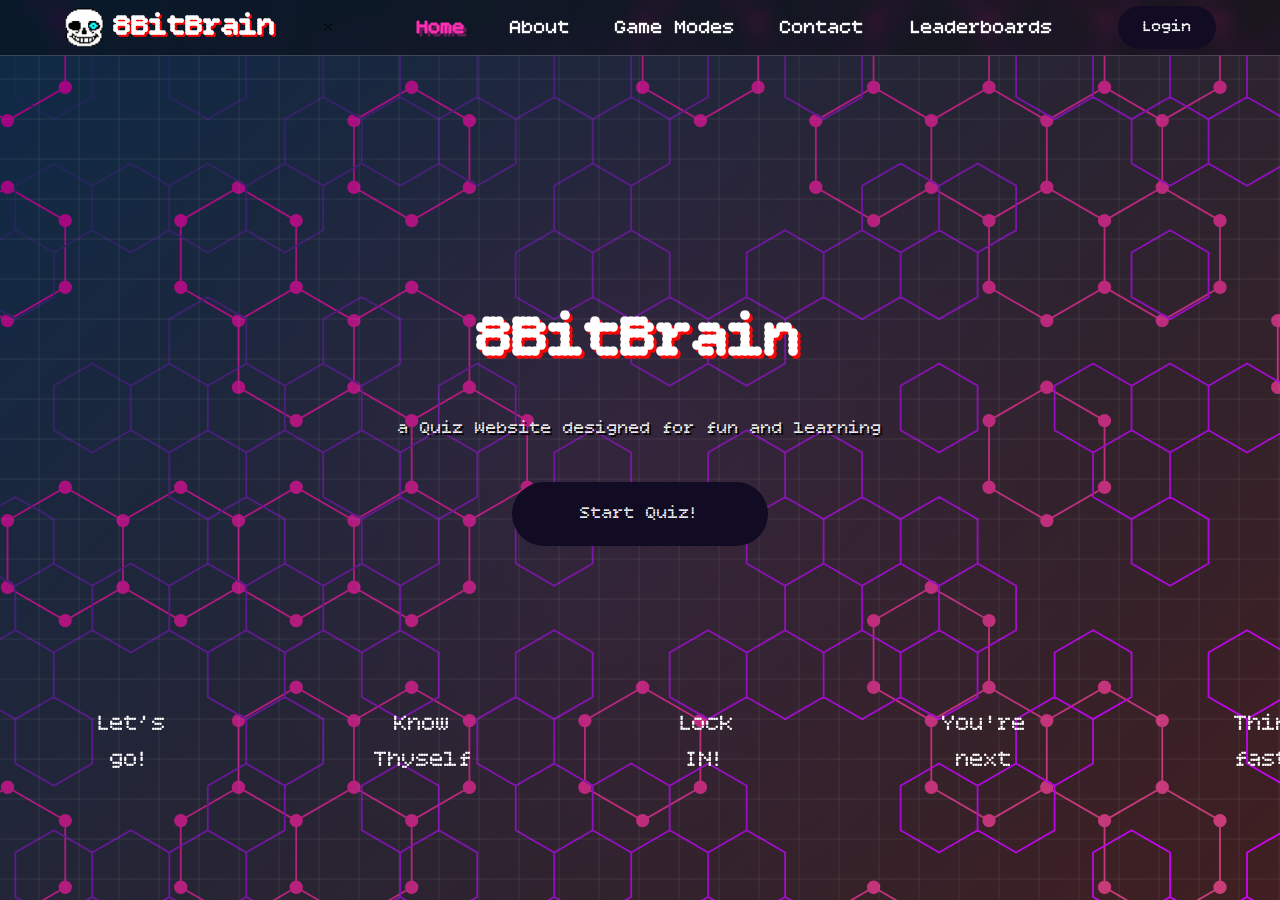
<file: index.html>
<!doctype html>
<html lang="en">
  <head>
    <meta charset="UTF-8" />
    <meta name="viewport" content="width=device-width, initial-scale=1.0" />
    <title>8BitBrain</title>
    <link rel="stylesheet" href="style.css" />
    <link rel="icon" href="imgs/Sans_Favi.png" type="image/png" />
    <link rel="preconnect" href="https://fonts.googleapis.com" />
    <link rel="preconnect" href="https://fonts.gstatic.com" crossorigin />
    <link
      href="https://fonts.googleapis.com/css2?family=Bitcount+Single:wght@100..900&display=swap"
      rel="stylesheet"
    />
  </head>
  <body>
    <div class="bg"></div>

    <header class="header">
      <a href="index.html" class="logo"
        >8BitBrain
        <img src="imgs/Sans_Favi.png" alt="logo" class="logoimg" />
      </a>x

      <nav class="navbar">
        <a href="index.html" class="active">Home</a>
        <a href="about.html">About</a>
        <a href="modes.html">Game Modes</a>
        <a href="contacts.html">Contact</a>
        <a href="leaderboards.html">Leaderboards</a>
        <a href="login.html"><button class="btn-login">Login</button></a>
      </nav>
    </header>

    <main>
      <section class="hero">
        <div class="herostart">
          <h1>8BitBrain</h1>
          <p>a Quiz Website designed for fun and learning</p>
          <button>Start Quiz!</button>
        </div>
        <div class="carousel">
          <div class="group">
            <div class="card">Let’s go!</div>
            <div class="card">Know Thyself</div>
            <div class="card">Lock IN!</div>
            <div class="card">You're next</div>
            <div class="card">Think fast!</div>
            <div class="card">Keep Going!</div>
          </div>
          <div aria-hidden class="group">
            <div class="card">Let’s go!</div>
            <div class="card">Know Thyself</div>
            <div class="card">Lock IN!</div>
            <div class="card">You're next</div>
            <div class="card">Think fast!</div>
            <div class="card">Keep Going!</div>
          </div>
        </div>
      </section>
    </main>
    <script src="script.js "></script>
  </body>
</html>
</file>
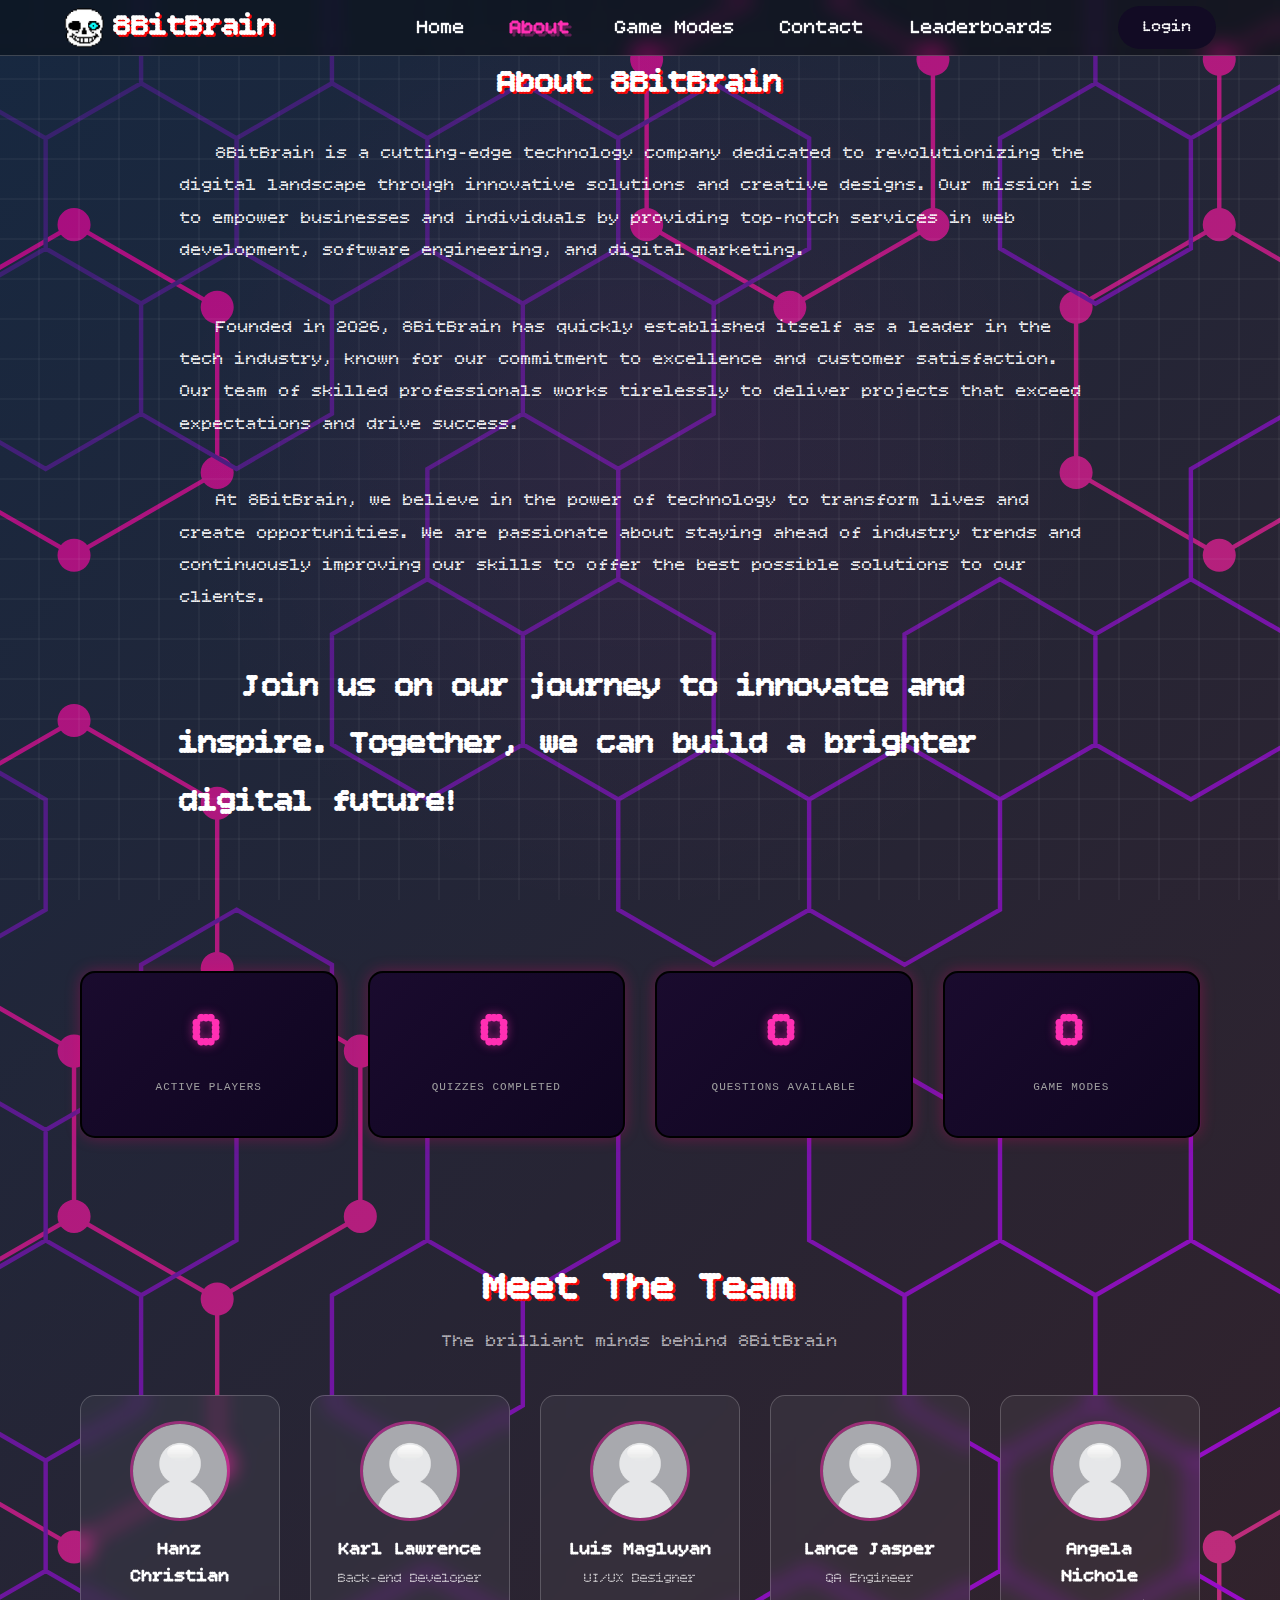
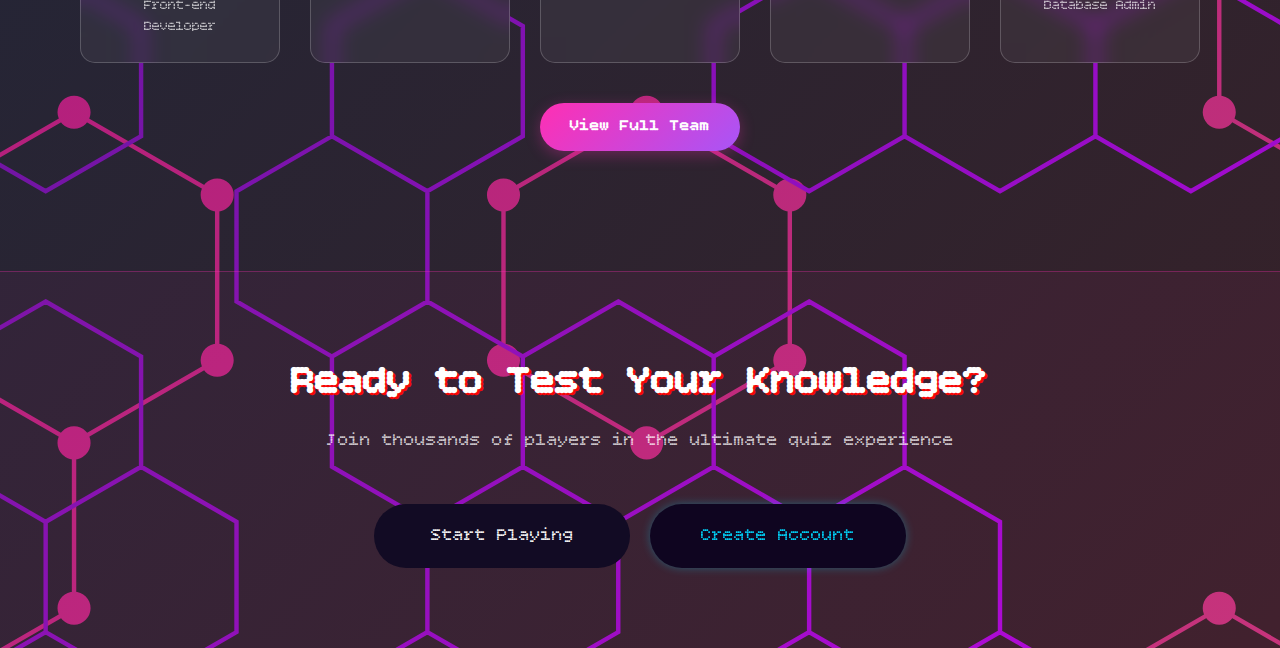
<file: about.html>
<!doctype html>
<html lang="en">
  <head>
    <meta charset="UTF-8" />
    <meta name="viewport" content="width=device-width, initial-scale=1.0" />
    <title>8BitBrain</title>
    <link rel="stylesheet" href="style.css" />
    <link rel="icon" href="imgs/Sans_Favi.png" type="image/png" />
    <link rel="preconnect" href="https://fonts.googleapis.com" />
    <link rel="preconnect" href="https://fonts.gstatic.com" crossorigin />
    <link
      href="https://fonts.googleapis.com/css2?family=Bitcount+Single:wght@100..900&display=swap"
      rel="stylesheet"
    />
  </head>
  <body>
    <header class="header">
      <a href="index.html" class="logo"
        >8BitBrain
        <img src="imgs/Sans_Favi.png" alt="logo" class="logoimg" />
      </a>

      <nav class="navbar">
        <a href="index.html">Home</a>
        <a href="about.html" class="active">About</a>
        <a href="modes.html">Game Modes</a>
        <a href="contacts.html">Contact</a>
        <a href="leaderboards.html">Leaderboards</a>
        <a href="login.html"><button class="btn-login">Login</button></a>
      </nav>
    </header>

    <main>
      <!-- ORIGINAL CONTENT - KEPT AS IS -->
      <section class="about-section">
        <h1>About 8BitBrain</h1>
        <p>
            8BitBrain is a cutting-edge technology company dedicated to
          revolutionizing the digital landscape through innovative solutions and
          creative designs. Our mission is to empower businesses and individuals
          by providing top-notch services in web development, software
          engineering, and digital marketing.
        </p>
        <br />
        <p>
          Founded in 2026, 8BitBrain has quickly established itself as a leader
          in the tech industry, known for our commitment to excellence and
          customer satisfaction. Our team of skilled professionals works
          tirelessly to deliver projects that exceed expectations and drive
          success.
        </p>
        <br />
        <p>
          At 8BitBrain, we believe in the power of technology to transform lives
          and create opportunities. We are passionate about staying ahead of
          industry trends and continuously improving our skills to offer the
          best possible solutions to our clients.
        </p>
        <br />
        <p style="font-size: xx-large; font-weight: bolder">
          Join us on our journey to innovate and inspire. Together, we can build
          a brighter digital future!
        </p>
      </section>

      <!-- Stats Section -->
      <section class="stats-section">
        <div class="stat-card">
          <div class="stat-number" data-target="10000">0</div>
          <div class="stat-label">Active Players</div>
        </div>
        <div class="stat-card">
          <div class="stat-number" data-target="50000">0</div>
          <div class="stat-label">Quizzes Completed</div>
        </div>
        <div class="stat-card">
          <div class="stat-number" data-target="500">0</div>
          <div class="stat-label">Questions Available</div>
        </div>
        <div class="stat-card">
          <div class="stat-number" data-target="5">0</div>
          <div class="stat-label">Game Modes</div>
        </div>
      </section>

      <!-- Team Preview -->
      <section class="team-preview">
        <h2>Meet The Team</h2>
        <p class="team-intro">The brilliant minds behind 8BitBrain</p>
        <div class="team-grid">
          <div class="team-card">
            <img src="imgs/placeholder.jpg" alt="Team Member" />
            <h3>Hanz Christian</h3>
            <p>Front-end Developer</p>
          </div>
          <div class="team-card">
            <img src="imgs/placeholder.jpg" alt="Team Member" />
            <h3>Karl Lawrence</h3>
            <p>Back-end Developer</p>
          </div>
          <div class="team-card">
            <img src="imgs/placeholder.jpg" alt="Team Member" />
            <h3>Luis Magluyan</h3>
            <p>UI/UX Designer</p>
          </div>
          <div class="team-card">
            <img src="imgs/placeholder.jpg" alt="Team Member" />
            <h3>Lance Jasper</h3>
            <p>QA Engineer</p>
          </div>
          <div class="team-card">
            <img src="imgs/placeholder.jpg" alt="Team Member" />
            <h3>Angela Nichole</h3>
            <p>Database Admin</p>
          </div>
        </div>
        <a href="contacts.html" class="btn-team">View Full Team</a>
      </section>

      <!-- Call to Action -->
      <section class="cta-section">
        <h2>Ready to Test Your Knowledge?</h2>
        <p>Join thousands of players in the ultimate quiz experience</p>
        <div class="cta-buttons">
          <a href="modes.html"><button class="btn">Start Playing</button></a>
          <a href="signup.html"><button class="btn btn-secondary">Create Account</button></a>
        </div>
      </section>
    </main>
    <script src="script.js"></script>
  </body>
</html>
</file>
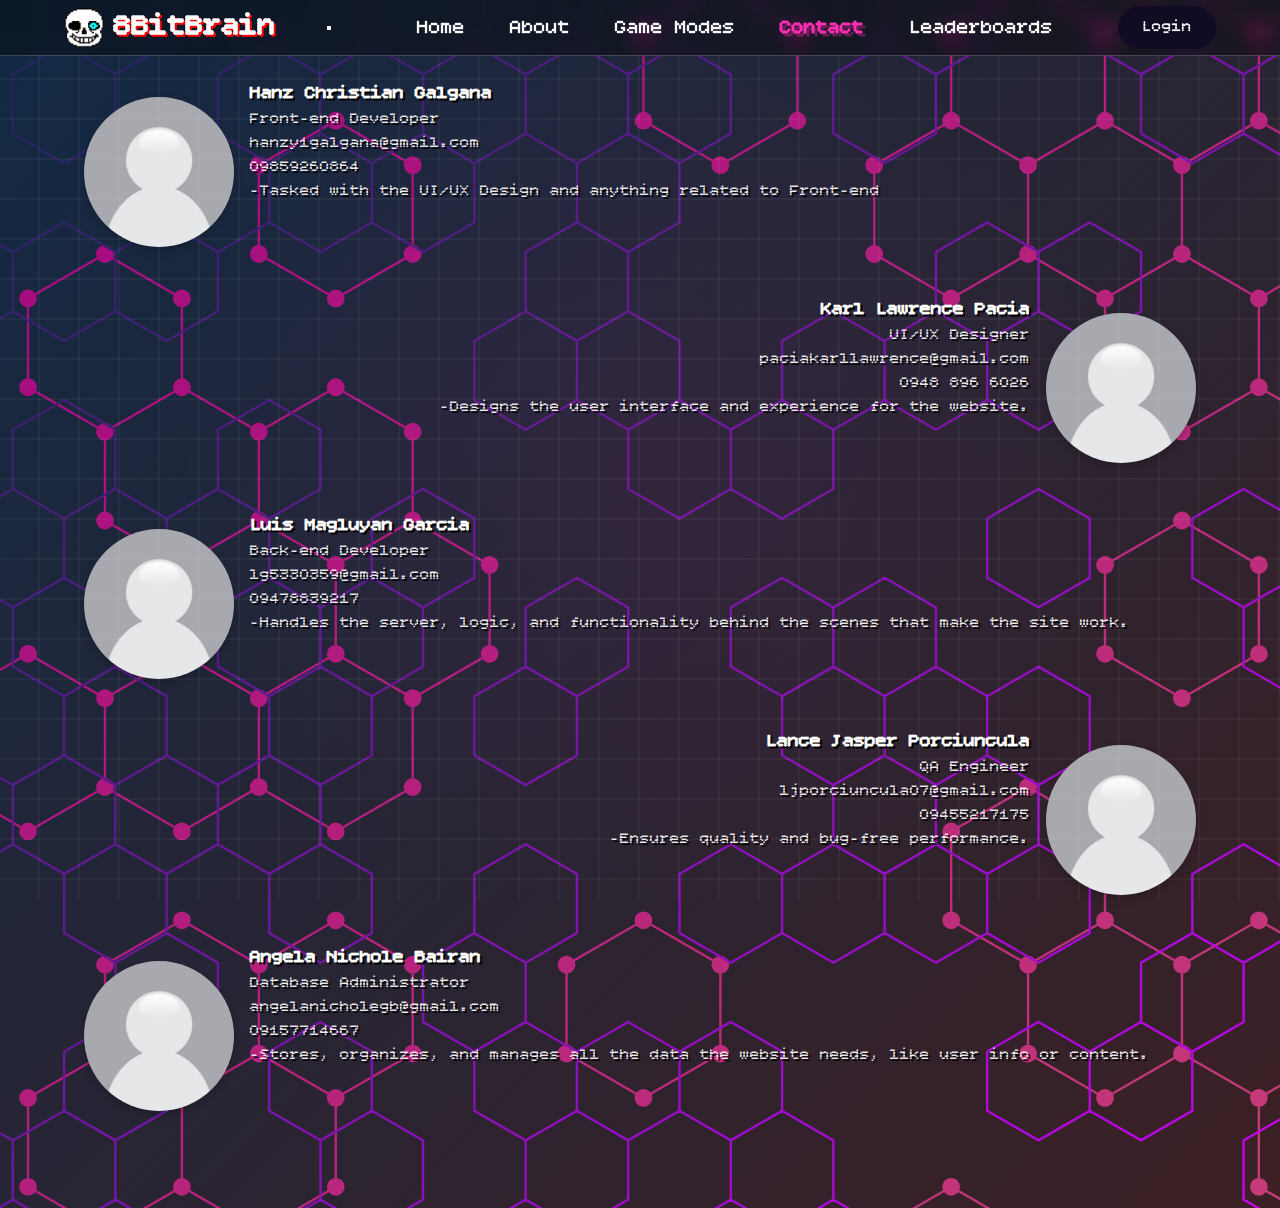
<file: contacts.html>
<!doctype html>
<html lang="en">
  <head>
    <meta charset="UTF-8" />
    <meta name="viewport" content="width=device-width, initial-scale=1.0" />
    <title>8BitBrain</title>
    <link rel="stylesheet" href="style.css" />
    <link rel="icon" href="imgs/Sans_Favi.png" type="image/png" />
    <link rel="preconnect" href="https://fonts.googleapis.com" />
    <link rel="preconnect" href="https://fonts.gstatic.com" crossorigin />
    <link
      href="https://fonts.googleapis.com/css2?family=Bitcount+Single:wght@100..900&display=swap"
      rel="stylesheet"
    />
  </head>
  <body>
    <header class="header">
      <a href="index.html" class="logo"
        >8BitBrain
        <img src="imgs/Sans_Favi.png" alt="logo" class="logoimg" />
      </a>

      <button class="hamburger" aria-label="Open menu">
        <span></span>
        <span></span>
        <span></span>
      </button>

      <nav class="navbar">
        <a href="index.html">Home</a>
        <a href="about.html">About</a>
        <a href="modes.html">Game Modes</a>
        <a href="contacts.html" class="active">Contact</a>
        <a href="leaderboards.html">Leaderboards</a>
        <a href="login.html"><button class="btn-login">Login</button></a>
      </nav>
    </header>

    <main>
      <section class="contacts-section">
        <div class="member-left">
          <img src="imgs/placeholder.jpg" alt="Hanz Christian Galgana" />
          <div class="member-info">
            <h3>Hanz Christian Galgana</h3>
            <p>Front-end Developer</p>
            <p>hanzy1galgana@gmail.com</p>
            <p>09859260864</p>
            <p>
              -Tasked with the UI/UX Design and anything related to Front-end
            </p>
          </div>
        </div>
        <div class="member-right">
          <img src="imgs/placeholder.jpg" alt="Karl Lawrence Pacia" />
          <div class="member-info">
            <h3>Karl Lawrence Pacia</h3>
            <p>UI/UX Designer</p>
            <p>paciakarllawrence@gmail.com</p>
            <p>0948 896 6026</p>
            <p>-Designs the user interface and experience for the website.</p>
            
          </div>
        </div>
        <div class="member-left">
          <img src="imgs/placeholder.jpg" alt="Luis Magluyan Garcia" />
          <div class="member-info">
            <h3>Luis Magluyan Garcia</h3>
            <p>Back-end Developer</p>
            <p>lg5330359@gmail.com</p>
            <p>09478839217</p>
            <p>
              -Handles the server, logic, and functionality behind the scenes
              that make the site work.
            </p>
          </div>
        </div>
        <div class="member-right">
          <img src="imgs/placeholder.jpg" alt="Lance Jasper Porciuncula" />
          <div class="member-info">
            <h3>Lance Jasper Porciuncula</h3>
            <p>QA Engineer</p>
            <p>ljporciuncula07@gmail.com</p>
            <p>09455217175</p>
            <p>-Ensures quality and bug-free performance.</p>
          </div>
        </div>
        <div class="member-left">
          <img src="imgs/placeholder.jpg" alt="Angela Nichole Bairan" />
          <div class="member-info">
            <h3>Angela Nichole Bairan</h3>
            <p>Database Administrator</p>
            <p>angelanicholegb@gmail.com </p>
            <p> 09157714667</p>
            <p>
              -Stores, organizes, and manages all the data the website needs,
              like user info or content.
            </p>
          </div>
        </div>
      </section>
    </main>
    <script src="script.js"></script>
  </body>
</html>
</file>
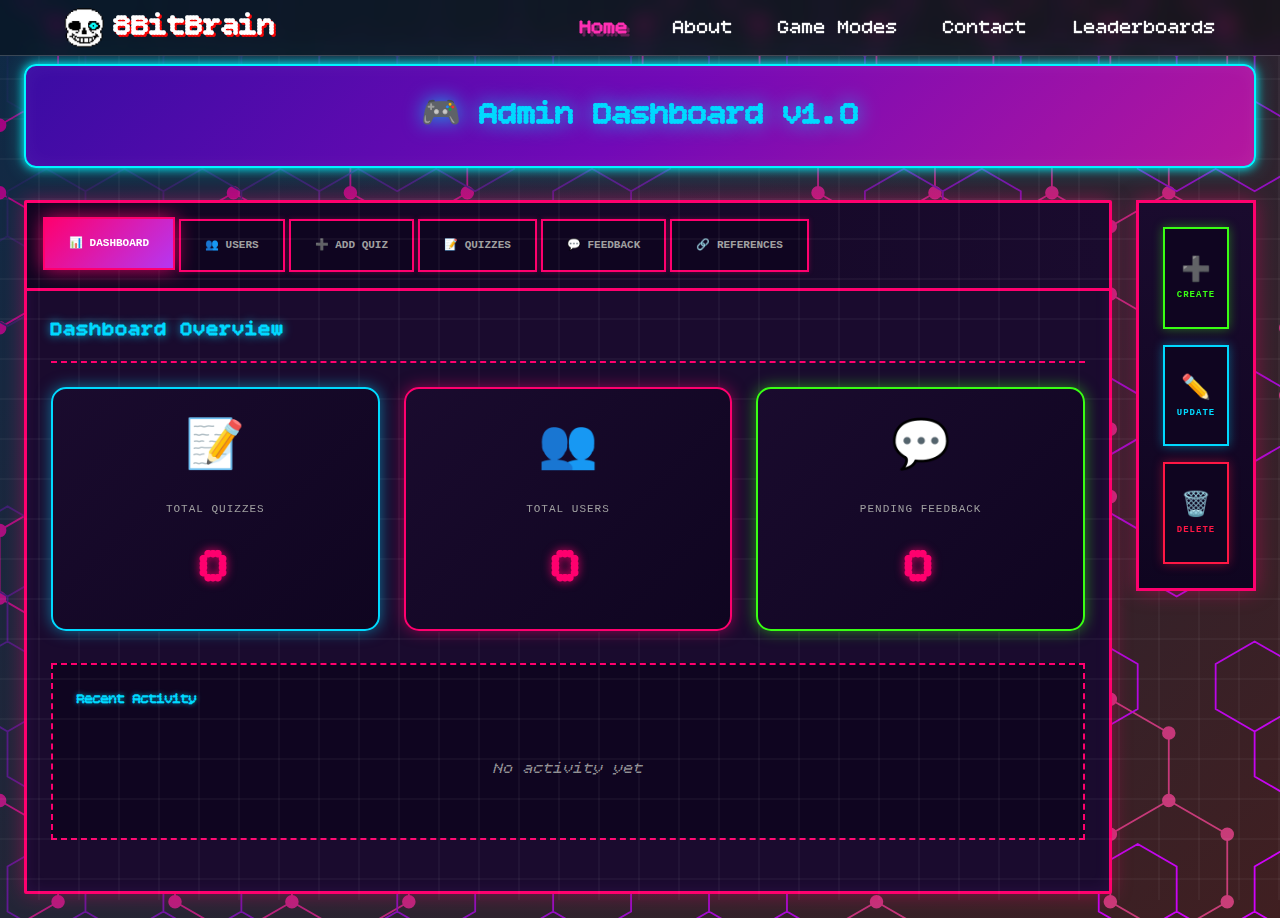
<file: dashboard-admin.html>
<!doctype html>
<html lang="en">
  <head>
    <meta charset="UTF-8" />
    <meta name="viewport" content="width=device-width, initial-scale=1.0" />
    <title>8BitBrain</title>
    <link rel="stylesheet" href="style.css" />
    <link rel="icon" href="imgs/Sans_Favi.png" type="image/png" />
    <link rel="preconnect" href="https://fonts.googleapis.com" />
    <link rel="preconnect" href="https://fonts.gstatic.com" crossorigin />
    <link
      href="https://fonts.googleapis.com/css2?family=Bitcount+Single:wght@100..900&display=swap"
      rel="stylesheet"
    />
</head>

<body>
  <header class="header">
      <a href="index.html" class="logo"
        >8BitBrain
        <img src="imgs/Sans_Favi.png" alt="logo" class="logoimg" />
      </a>

      <nav class="navbar">
        <a href="index.html" class="active">Home</a>
        <a href="about.html">About</a>
        <a href="modes.html">Game Modes</a>
        <a href="contacts.html">Contact</a>
        <a href="leaderboards.html">Leaderboards</a>
      </nav>
    </header>

  <!-- Main Content -->
  <main class="admin-main">
    <!-- Game Banner Section -->
    <section class="banner-section">
      <div class="carousel-container">
        <div class="carousel">
          <div class="slides-wrapper">
            <div class="slide">
              <div class="slide-content">🎮 Admin Dashboard v1.0</div>
            </div>
            <div class="slide">
              <div class="slide-content">📊 Manage Users & Quizzes</div>
            </div>
            <div class="slide">
              <div class="slide-content">✨ Track Feedback & Stats</div>
            </div>
            <div class="slide">
              <div class="slide-content">🔧 Configure Quiz Resources</div>
            </div>
            <div class="slide">
              <div class="slide-content">⚡ Power-Up Your Platform</div>
            </div>
            <div class="slide">
              <div class="slide-content">🎮 Admin Dashboard v1.0</div>
            </div>
          </div>
        </div>
      </div>
    </section>

    <!-- Content Section with Tabs and Sidebar -->
    <section class="content-section">
      <!-- Tabs Navigation -->
      <div class="tabs-container">
        <div class="tabs-header">
          <button class="tab-btn active" data-tab="dashboard">📊 Dashboard</button>
          <button class="tab-btn" data-tab="users">👥 Users</button>
          <button class="tab-btn" data-tab="add-quiz">➕ Add Quiz</button>
          <button class="tab-btn" data-tab="quizzes">📝 Quizzes</button>
          <button class="tab-btn" data-tab="feedback">💬 Feedback</button>
          <button class="tab-btn" data-tab="references">🔗 References</button>
        </div>

        <!-- Main Content Area (Left Column) -->
        <div class="content-area">
          <!-- Tab 1: Dashboard Overview -->
          <div class="tab-content active" id="dashboard-tab">
            <h2 class="tab-title">Dashboard Overview</h2>
            <div class="stats-grid">
              <div class="stat-card total-quizzes">
                <div class="stat-icon">📝</div>
                <div class="stat-label">Total Quizzes</div>
                <div class="stat-value" id="stat-quizzes">0</div>
              </div>
              <div class="stat-card total-users">
                <div class="stat-icon">👥</div>
                <div class="stat-label">Total Users</div>
                <div class="stat-value" id="stat-users">0</div>
              </div>
              <div class="stat-card pending-feedback">
                <div class="stat-icon">💬</div>
                <div class="stat-label">Pending Feedback</div>
                <div class="stat-value" id="stat-feedback">0</div>
              </div>
            </div>
            <div class="activity-log">
              <h3>Recent Activity</h3>
              <div id="activity-list" class="activity-items">
                <p class="empty-state">No activity yet</p>
              </div>
            </div>
          </div>

          <!-- Tab 2: User Management -->
          <div class="tab-content" id="users-tab">
            <h2 class="tab-title">User Management</h2>
            <div class="table-wrapper">
              <input type="text" id="user-search" class="search-input" placeholder="Search users...">
              <table class="data-table">
                <thead>
                  <tr>
                    <th>ID</th>
                    <th>Username</th>
                    <th>Email</th>
                    <th>Role</th>
                    <th>Status</th>
                    <th>Actions</th>
                  </tr>
                </thead>
                <tbody id="users-tbody">
                  <tr>
                    <td colspan="6" class="empty-state">No users found</td>
                  </tr>
                </tbody>
              </table>
            </div>
          </div>

          <!-- Tab 3: Add Quiz -->
          <div class="tab-content" id="add-quiz-tab">
            <h2 class="tab-title">Add New Quiz</h2>
            <form id="quiz-form" class="quiz-form">
              <div class="form-group">
                <label for="quiz-title">Quiz Title</label>
                <input type="text" id="quiz-title" required placeholder="Enter quiz title">
              </div>
              <div class="form-group">
                <label for="quiz-category">Category</label>
                <input type="text" id="quiz-category" required placeholder="Enter category">
              </div>
              <div class="form-group">
                <label for="quiz-difficulty">Difficulty</label>
                <select id="quiz-difficulty" required>
                  <option value="">Select Difficulty</option>
                  <option value="easy">Easy</option>
                  <option value="medium">Medium</option>
                  <option value="hard">Hard</option>
                </select>
              </div>
              <div id="questions-container"></div>
              <button type="button" class="btn-admin btn-secondary" id="add-question-btn">+ Add Question</button>
              <button type="submit" class="btn-admin btn-primary">Create Quiz</button>
            </form>
          </div>

          <!-- Tab 4: Quiz Management -->
          <div class="tab-content" id="quizzes-tab">
            <h2 class="tab-title">Quiz Management & Import</h2>
            <div class="import-section">
              <h3>Import Quizzes</h3>
              <div class="import-controls">
                <input type="file" id="quiz-file" accept=".json,.csv" class="file-input">
                <button type="button" class="btn-admin btn-secondary" id="import-btn">Import File</button>
              </div>
            </div>
            <div class="table-wrapper">
              <input type="text" id="quiz-search" class="search-input" placeholder="Search quizzes...">
              <table class="data-table">
                <thead>
                  <tr>
                    <th>ID</th>
                    <th>Title</th>
                    <th>Category</th>
                    <th>Difficulty</th>
                    <th>Questions</th>
                    <th>Actions</th>
                  </tr>
                </thead>
                <tbody id="quizzes-tbody">
                  <tr>
                    <td colspan="6" class="empty-state">No quizzes found</td>
                  </tr>
                </tbody>
              </table>
            </div>
          </div>

          <!-- Tab 5: Feedback Management -->
          <div class="tab-content" id="feedback-tab">
            <h2 class="tab-title">Feedback Management</h2>
            <div class="filter-buttons">
              <button class="filter-btn active" data-filter="all">All</button>
              <button class="filter-btn" data-filter="pending">Pending</button>
              <button class="filter-btn" data-filter="resolved">Resolved</button>
            </div>
            <div class="search-bar">
              <input type="text" id="feedback-search" class="search-input" placeholder="Search feedback...">
            </div>
            <div id="feedback-list" class="feedback-items">
              <p class="empty-state">No feedback found</p>
            </div>
          </div>

          <!-- Tab 6: Quiz References -->
          <div class="tab-content" id="references-tab">
            <h2 class="tab-title">Quiz References</h2>
            <div class="table-wrapper">
              <input type="text" id="reference-search" class="search-input" placeholder="Search references...">
              <table class="data-table">
                <thead>
                  <tr>
                    <th>Quiz ID</th>
                    <th>Question</th>
                    <th>Reference URL/Text</th>
                    <th>Type</th>
                    <th>Actions</th>
                  </tr>
                </thead>
                <tbody id="references-tbody">
                  <tr>
                    <td colspan="5" class="empty-state">No references found</td>
                  </tr>
                </tbody>
              </table>
            </div>
          </div>
        </div>
      </div>

      <!-- Action Buttons Sidebar (Right Column) -->
      <aside class="action-sidebar">
        <div class="button-group">
          <button class="action-btn create-btn" id="create-btn">
            <span class="btn-icon">➕</span>
            <span class="btn-label">CREATE</span>
          </button>
          <button class="action-btn update-btn" id="update-btn">
            <span class="btn-icon">✏️</span>
            <span class="btn-label">UPDATE</span>
          </button>
          <button class="action-btn delete-btn" id="delete-btn">
            <span class="btn-icon">🗑️</span>
            <span class="btn-label">DELETE</span>
          </button>
        </div>
      </aside>
    </section>

    <!-- Modals -->
    <div id="user-modal" class="modal hidden">
      <div class="modal-content">
        <div class="modal-header">
          <h3 id="modal-title">New User</h3>
          <button class="modal-close">&times;</button>
        </div>
        <form id="user-form">
          <div class="form-group">
            <label for="user-id">User ID</label>
            <input type="text" id="user-id" readonly>
          </div>
          <div class="form-group">
            <label for="user-username">Username</label>
            <input type="text" id="user-username" required>
          </div>
          <div class="form-group">
            <label for="user-email">Email</label>
            <input type="email" id="user-email" required>
          </div>
          <div class="form-group">
            <label for="user-role">Role</label>
            <select id="user-role" required>
              <option value="">Select Role</option>
              <option value="student">Student</option>
              <option value="admin">Admin</option>
            </select>
          </div>
          <div class="form-group">
            <label for="user-status">Status</label>
            <select id="user-status" required>
              <option value="">Select Status</option>
              <option value="active">Active</option>
              <option value="inactive">Inactive</option>
            </select>
          </div>
          <div class="modal-actions">
            <button type="submit" class="btn-admin btn-primary">Save</button>
            <button type="button" class="btn-admin btn-secondary modal-close-btn">Cancel</button>
          </div>
        </form>
      </div>
    </div>

    <div id="confirm-modal" class="modal hidden">
      <div class="modal-content modal-confirm">
        <div class="modal-header">
          <h3>Confirm Action</h3>
        </div>
        <p id="confirm-message">Are you sure?</p>
        <div class="modal-actions">
          <button type="button" class="btn-admin btn-primary" id="confirm-yes">Confirm</button>
          <button type="button" class="btn-admin btn-secondary modal-close-btn">Cancel</button>
        </div>
      </div>
    </div>
  </main>

  <script src="script.js"></script>
</body>

</html>
</file>
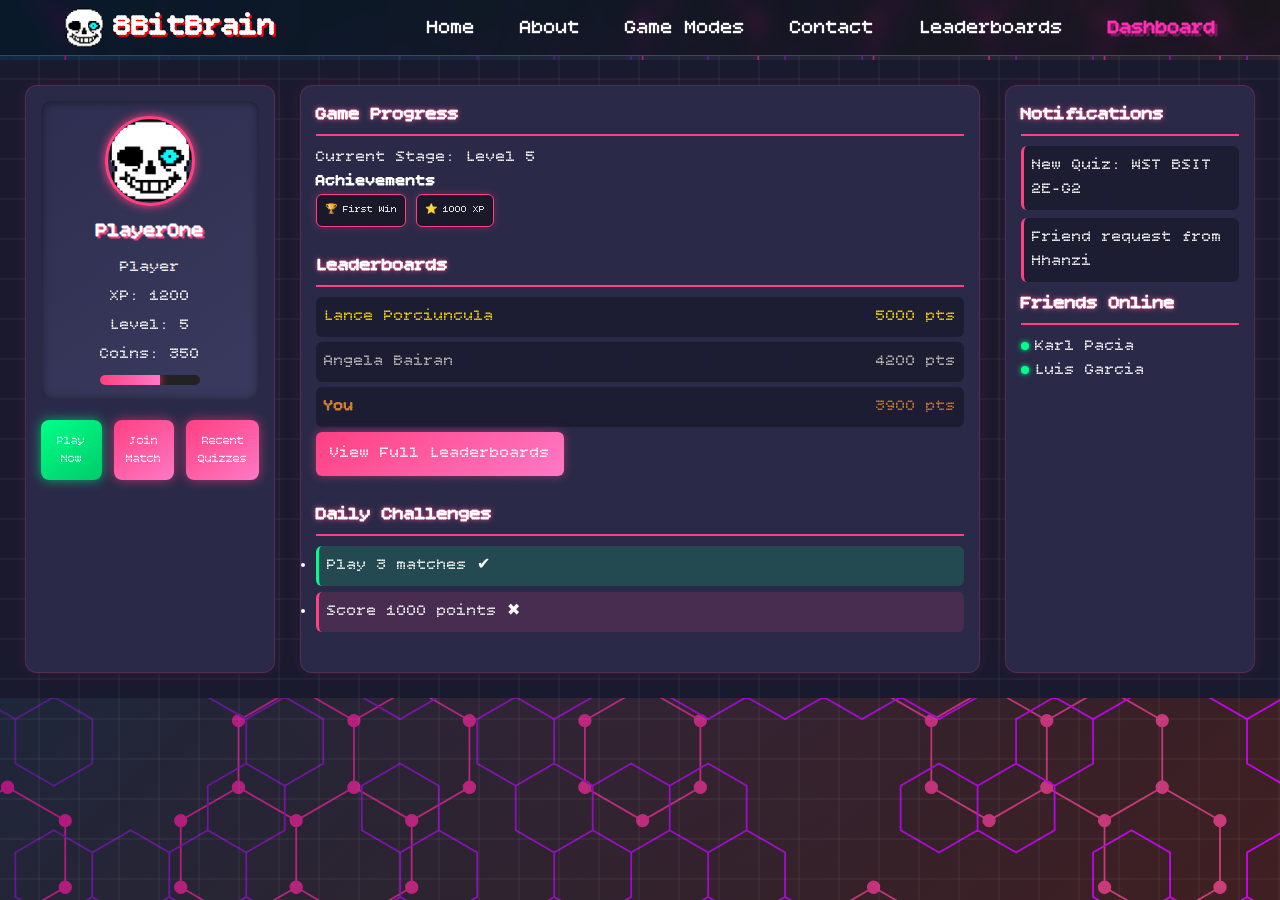
<file: dashboard-user.html>
<!doctype html>
<html lang="en">
  <head>
    <meta charset="UTF-8" />
    <meta name="viewport" content="width=device-width, initial-scale=1.0" />
    <title>8BitBrain</title>
    <link rel="stylesheet" href="style.css" />
    <link rel="stylesheet" href="user.css" />
    <link rel="icon" href="imgs/Sans_Favi.png" type="image/png" />
    <link rel="preconnect" href="https://fonts.googleapis.com" />
    <link rel="preconnect" href="https://fonts.gstatic.com" crossorigin />
    <link
      href="https://fonts.googleapis.com/css2?family=Bitcount+Single:wght@100..900&display=swap"
      rel="stylesheet"
    />
  </head>
  <body>
    <header class="header">
      <a href="index.html" class="logo"
        >8BitBrain
        <img src="imgs/Sans_Favi.png" alt="logo" class="logoimg" />
      </a>

      <nav class="navbar">
        <a href="index.html">Home</a>
        <a href="about.html">About</a>
        <a href="modes.html">Game Modes</a>
        <a href="contacts.html">Contact</a>
        <a href="leaderboards.html">Leaderboards</a>
        <a href="dashboard-user.html" class="active">Dashboard</a>
      </nav>
    </header>
    <main>
      <!-- Dashboard Layout -->
      <div class="dashboard">
        <!-- Left Sidebar: Profile -->
        <aside class="sidebar-left">
          <div class="profile-card">
            <img src="imgs/Sans_Favi.png" alt="User Avatar" class="avatar" />
            <h2 class="username">PlayerOne</h2>
            <p class="account-type">Player</p>
            <div class="stats">
              <p>XP: 1200</p>
              <p>Level: 5</p>
              <p>Coins: 350</p>
              <div class="xp-bar">
                <div class="xp-fill" style="width: 60%"></div>
              </div>
            </div>
          </div>
          <div class="quick-actions">
            <button id="">Play Now</button>
            <button>Join Match</button>
            <button>Recent Quizzes</button>
          </div>
        </aside>

        <!-- Main Content -->
        <main class="main-content">
          <section class="progress">
            <h3>Game Progress</h3>
            <p>Current Stage: Level 5</p>
            <div class="achievements">
              <h4>Achievements</h4>
              <div class="badges">
                <div class="badge">🏆 First Win</div>
                <div class="badge">⭐ 1000 XP</div>
              </div>
            </div>
          </section>

          <section class="leaderboards">
            <h3>Leaderboards</h3>
            <ol>
              <li><span>Lance Porciuncula</span><span>5000 pts</span></li>
              <li><span>Angela Bairan</span><span>4200 pts</span></li>
              <li><strong>You</strong><span>3900 pts</span></li>
            </ol>
            <a href="leaderboards.html"
              ><button>View Full Leaderboards</button></a
            >
          </section>

          <section class="challenges">
            <h3>Daily Challenges</h3>
            <ul class="challenge-list">
              <li class="done">Play 3 matches ✔</li>
              <li class="pending">Score 1000 points ✖</li>
            </ul>
          </section>
        </main>

        <!-- Right Sidebar: Notifications & Friends -->
        <aside class="sidebar-right">
          <section class="notifications">
            <h3>Notifications</h3>
            <ul>
              <li>New Quiz: WST BSIT 2E-G2</li>
              <li>Friend request from Hhanzi</li>
            </ul>
          </section>

          <section class="friends">
            <h3>Friends Online</h3>
            <ul>
              <li><span class="online-dot"></span>Karl Pacia</li>
              <li><span class="online-dot"></span>Luis Garcia</li>
            </ul>
          </section>
        </aside>
      </div>
    </main>
    <script src="script.js"></script>
  </body>
</html>
</file>
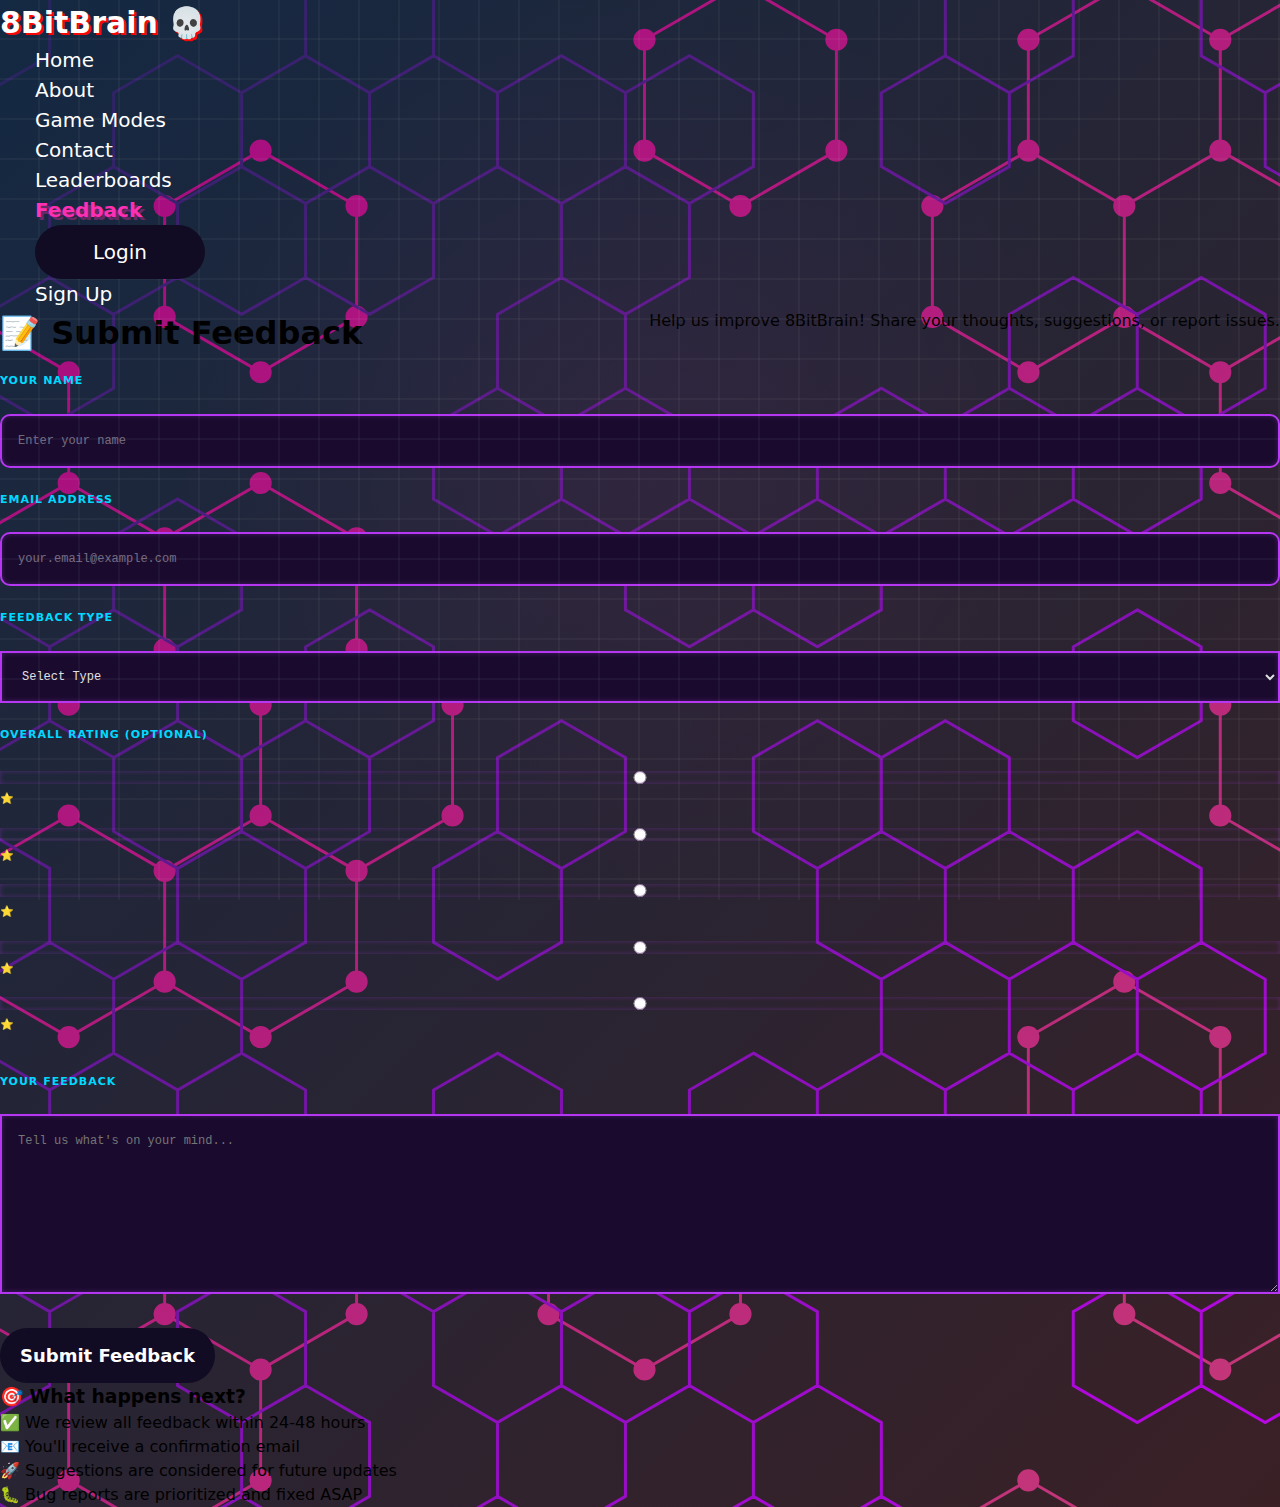
<file: feedback.html>
<!DOCTYPE html>
<html lang="en">
  <head>
    <meta charset="UTF-8" />
    <meta name="viewport" content="width=device-width, initial-scale=1.0" />
    <title>Feedback - 8BitBrain</title>
    <link rel="stylesheet" href="style.css" />
    <link rel="preconnect" href="https://fonts.googleapis.com" />
    <link rel="preconnect" href="https://fonts.gstatic.com" crossorigin />
    <link
      href="https://fonts.googleapis.com/css2?family=Orbitron:wght@400;500;700;900&display=swap"
      rel="stylesheet"
    />
  </head>
  <body>
    <!-- Navigation -->
    <nav class="navbar">
      <div class="nav-container">
        <div class="logo">
          <span class="skull">💀</span>
          <span class="logo-text">8BitBrain</span>
        </div>
        <ul class="nav-menu">
          <li><a href="index.html">Home</a></li>
          <li><a href="about.html">About</a></li>
          <li><a href="modes.html">Game Modes</a></li>
          <li><a href="contacts.html">Contact</a></li>
          <li><a href="leaderboards.html">Leaderboards</a></li>
          <li><a href="feedback.html" class="active">Feedback</a></li>
        </ul>
        <div class="nav-buttons">
          <a href="login.html" class="btn-login">Login</a>
          <a href="signup.html" class="btn-signup">Sign Up</a>
        </div>
      </div>
    </nav>

    <main>
      <section class="feedback-section">
        <div class="container">
          <div class="feedback-header">
            <h1>📝 Submit Feedback</h1>
            <p>Help us improve 8BitBrain! Share your thoughts, suggestions, or report issues.</p>
          </div>

          <div class="feedback-container">
            <form id="feedback-form" class="feedback-form">
              <div class="form-group">
                <label for="feedback-name">Your Name</label>
                <input
                  type="text"
                  id="feedback-name"
                  required
                  placeholder="Enter your name"
                />
              </div>

              <div class="form-group">
                <label for="feedback-email">Email Address</label>
                <input
                  type="email"
                  id="feedback-email"
                  required
                  placeholder="your.email@example.com"
                />
              </div>

              <div class="form-group">
                <label for="feedback-type">Feedback Type</label>
                <select id="feedback-type" required>
                  <option value="">Select Type</option>
                  <option value="suggestion">💡 Suggestion</option>
                  <option value="bug">🐛 Bug Report</option>
                  <option value="feature">✨ Feature Request</option>
                  <option value="general">💬 General Feedback</option>
                  <option value="complaint">⚠️ Complaint</option>
                </select>
              </div>

              <div class="form-group">
                <label for="feedback-rating">Overall Rating (Optional)</label>
                <div class="rating-container">
                  <input type="radio" name="rating" id="star5" value="5" />
                  <label for="star5" class="star">⭐</label>
                  <input type="radio" name="rating" id="star4" value="4" />
                  <label for="star4" class="star">⭐</label>
                  <input type="radio" name="rating" id="star3" value="3" />
                  <label for="star3" class="star">⭐</label>
                  <input type="radio" name="rating" id="star2" value="2" />
                  <label for="star2" class="star">⭐</label>
                  <input type="radio" name="rating" id="star1" value="1" />
                  <label for="star1" class="star">⭐</label>
                </div>
              </div>

              <div class="form-group">
                <label for="feedback-message">Your Feedback</label>
                <textarea
                  id="feedback-message"
                  rows="8"
                  required
                  placeholder="Tell us what's on your mind..."
                ></textarea>
              </div>

              <button type="submit" class="btn-submit">
                Submit Feedback
              </button>
            </form>

            <div class="feedback-info">
              <h3>🎯 What happens next?</h3>
              <ul>
                <li>✅ We review all feedback within 24-48 hours</li>
                <li>📧 You'll receive a confirmation email</li>
                <li>🚀 Suggestions are considered for future updates</li>
                <li>🐛 Bug reports are prioritized and fixed ASAP</li>
              </ul>
            </div>
          </div>
        </div>
      </section>
    </main>

    <script src="script.js"></script>
    <script>
      // Feedback form handler
      if (document.getElementById('feedback-form')) {
        const feedbackForm = document.getElementById('feedback-form');
        
        feedbackForm.addEventListener('submit', async (e) => {
          e.preventDefault();

          // Get rating
          const ratingInputs = document.querySelectorAll('input[name="rating"]');
          let rating = null;
          ratingInputs.forEach(input => {
            if (input.checked) rating = parseInt(input.value);
          });

          // Prepare feedback data
          const feedbackData = {
            name: document.getElementById('feedback-name').value,
            email: document.getElementById('feedback-email').value,
            feedback_type: document.getElementById('feedback-type').value,
            rating: rating,
            message: document.getElementById('feedback-message').value,
            user_id: null // Not logged in, set to null
          };

          try {
            const response = await fetch('api/submit_feedback.php', {
              method: 'POST',
              headers: {
                'Content-Type': 'application/json'
              },
              body: JSON.stringify(feedbackData)
            });

            const result = await response.json();

            if (result.success) {
              alert('✅ Thank you for your feedback!\n\nWe appreciate your input and will review it soon.\n\nYou should receive a confirmation email shortly.');
              feedbackForm.reset();
            } else {
              alert('❌ Error submitting feedback: ' + result.message);
            }
          } catch (error) {
            console.error('Feedback error:', error);
            alert('Network error. Please make sure XAMPP Apache is running and try again.');
          }
        });

        // Star rating hover effect
        const stars = document.querySelectorAll('.star');
        stars.forEach((star, index) => {
          star.addEventListener('mouseenter', () => {
            stars.forEach((s, i) => {
              if (i >= index) {
                s.style.color = '#fbbf24';
              } else {
                s.style.color = '#4b5563';
              }
            });
          });
        });

        const ratingContainer = document.querySelector('.rating-container');
        ratingContainer.addEventListener('mouseleave', () => {
          const checked = document.querySelector('input[name="rating"]:checked');
          stars.forEach((s, i) => {
            if (checked && i >= Array.from(stars).indexOf(checked.previousElementSibling)) {
              s.style.color = '#fbbf24';
            } else {
              s.style.color = '#4b5563';
            }
          });
        });
      }
    </script>
  </body>
</html>
</file>
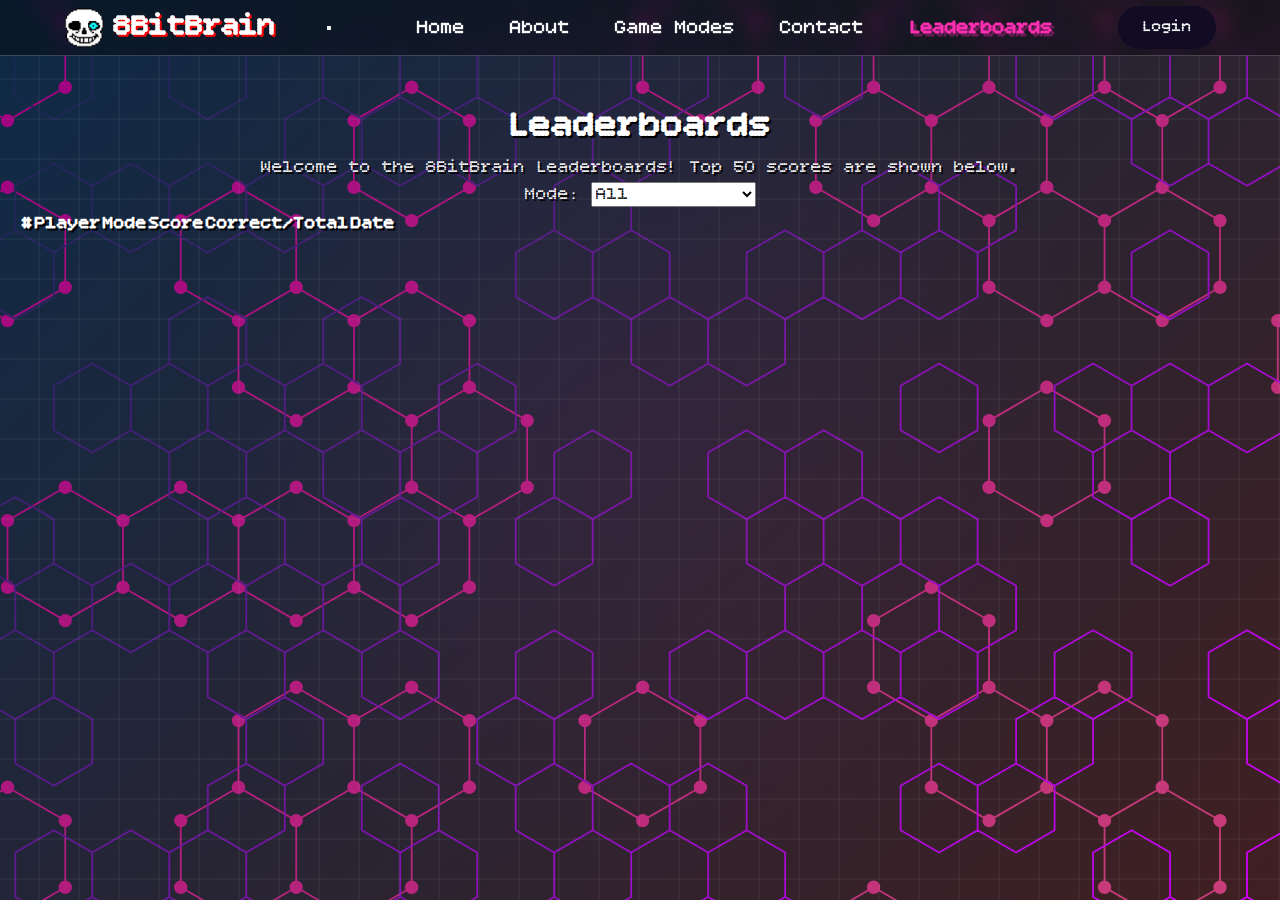
<file: leaderboards.html>
<!doctype html>
<html lang="en">
  <head>
    <meta charset="UTF-8" />
    <meta name="viewport" content="width=device-width, initial-scale=1.0" />
    <title>8BitBrain</title>
    <link rel="stylesheet" href="style.css" />
    <link rel="icon" href="imgs/Sans_Favi.png" type="image/png" />
    <link rel="preconnect" href="https://fonts.googleapis.com" />
    <link rel="preconnect" href="https://fonts.gstatic.com" crossorigin />
    <link
      href="https://fonts.googleapis.com/css2?family=Bitcount+Single:wght@100..900&display=swap"
      rel="stylesheet"
    />
  </head>
  <body>
    <header class="header">
      <a href="index.html" class="logo"
        >8BitBrain
        <img src="imgs/Sans_Favi.png" alt="logo" class="logoimg" />
      </a>

      <button class="hamburger" aria-label="Open menu">
        <span></span>
        <span></span>
        <span></span>
      </button>

      <nav class="navbar">
        <a href="index.html">Home</a>
        <a href="about.html">About</a>
        <a href="modes.html">Game Modes</a>
        <a href="contacts.html">Contact</a>
        <a href="leaderboards.html" class="active">Leaderboards</a>
        <a href="login.html"><button class="btn-login">Login</button></a>
      </nav>
    </header>

    <main>
      <section class="leaderboards-section">
        <h1>Leaderboards</h1>
        <p>Welcome to the 8BitBrain Leaderboards! Top 50 scores are shown below.</p>

        <div class="leaderboards-filter">
          <label for="modeSelect">Mode:</label>
          <select id="modeSelect">
            <option value="">All</option>
            <option value="single">Single Player</option>
            <option value="timed">Timed Quiz</option>
            <option value="endless">Endless Quiz</option>
            <option value="multiplayer">Multiplayer</option>
            <option value="memory">Memory Match</option>
            <option value="ranked">Ranked Quiz</option>
          </select>
        </div>

        <table id="leaderboardTable" class="leaderboard-table">
          <thead>
            <tr>
              <th>#</th>
              <th>Player</th>
              <th>Mode</th>
              <th>Score</th>
              <th>Correct/Total</th>
              <th>Date</th>
            </tr>
          </thead>
          <tbody></tbody>
        </table>

        <div id="leaderboardEmpty" class="message" style="display:none;">No leaderboard entries yet.</div>
      </section>
    </main>
    <script src="script.js"></script>
  </body>
</html>
</file>
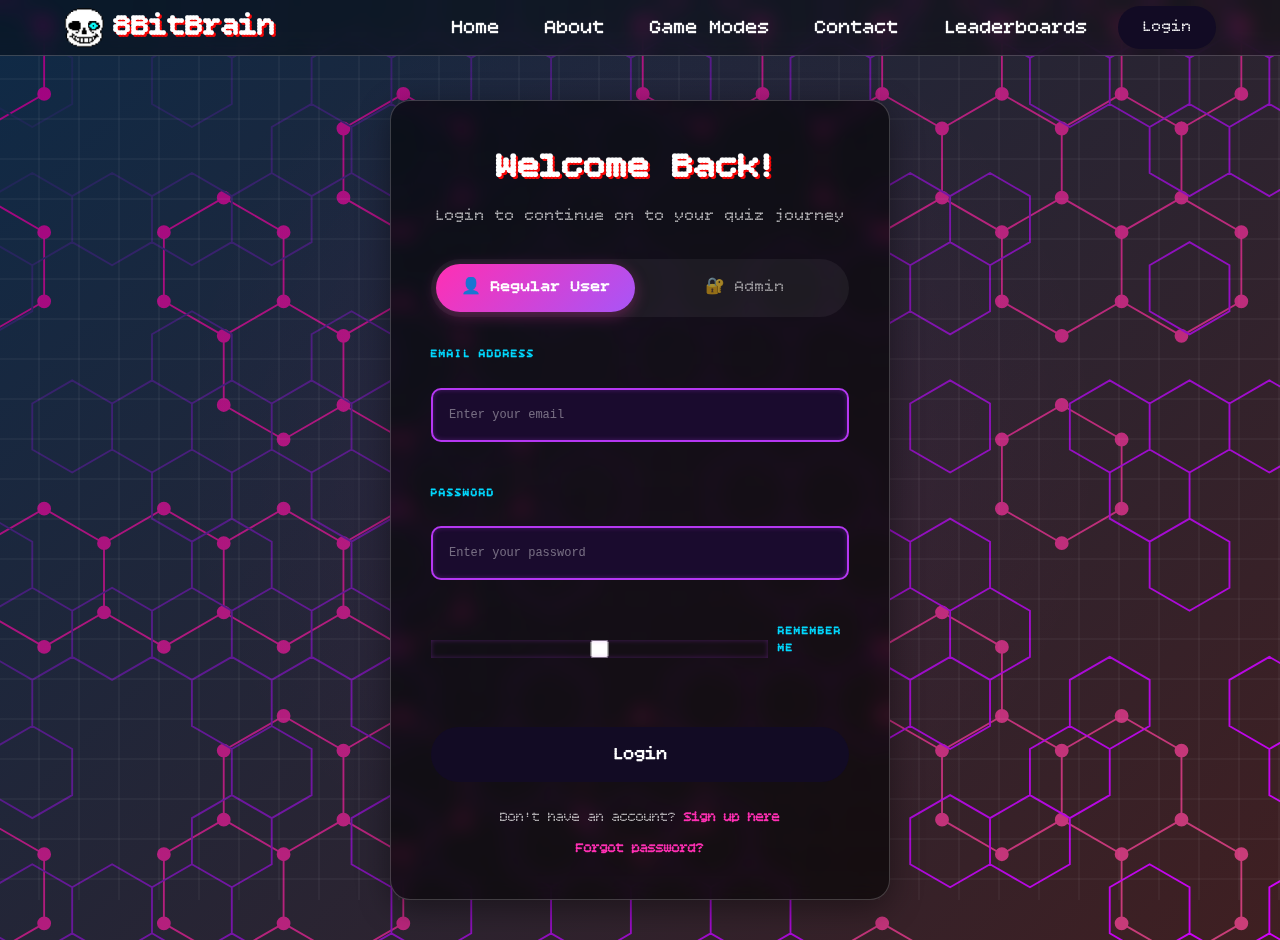
<file: login.html>
<!doctype html>
<html lang="en">
  <head>
    <meta charset="UTF-8" /><meta name="viewport" content="width=device-width, initial-scale=1.0" />
    <title>8BitBrain - Login</title>
    <link rel="stylesheet" href="style.css" />
    <link rel="icon" href="imgs/Sans_Favi.png" type="image/png" />
    <link rel="preconnect" href="https://fonts.googleapis.com" />
    <link rel="preconnect" href="https://fonts.gstatic.com" crossorigin />
    <link href="https://fonts.googleapis.com/css2?family=Bitcount+Single:wght@100..900&display=swap" rel="stylesheet" />
  </head>
  <body>
    <header class="header">
      <a href="index.php" class="logo">8BitBrain<img src="imgs/Sans_Favi.png" alt="logo" class="logoimg" /></a>
      <nav class="navbar">
        <a href="index.php">Home</a><a href="about.php">About</a>
        <a href="modes.php">Game Modes</a><a href="contacts.php">Contact</a>
        <a href="leaderboards.php">Leaderboards</a>
        <button class="btn-login active">Login</button>
      </nav>
    </header>
    <main>
      <section class="login-section">
        <div class="login-container">
          <h1>Welcome Back!</h1>
          <p class="login-subtitle">Login to continue on to your quiz journey</p>
          <div class="account-type-selector">
            <button type="button" class="account-type-btn active" data-type="user">👤 Regular User</button>
            <button type="button" class="account-type-btn" data-type="admin">🔐 Admin</button>
          </div>
          <form id="loginForm" class="login-form">
            <div class="form-group">
              <label for="email">Email Address</label>
              <input type="email" id="email" name="email" placeholder="Enter your email" required />
            </div>
            <div class="form-group">
              <label for="password">Password</label>
              <input type="password" id="password" name="password" placeholder="Enter your password" required />
            </div>
            <div class="form-group checkbox-group">
              <input type="checkbox" id="remember" name="remember" />
              <label for="remember">Remember me</label>
            </div>
            <button type="submit" class="btn-submit">Login</button>
          </form>
          <div class="login-footer">
            <p>Don't have an account? <a href="signup.html" class="signup-link">Sign up here</a></p>
            <a href="#" class="forgot-password">Forgot password?</a>
          </div>
        </div>
      </section>
    </main>
    <script src="script.js"></script>
  </body>
</html>
</file>
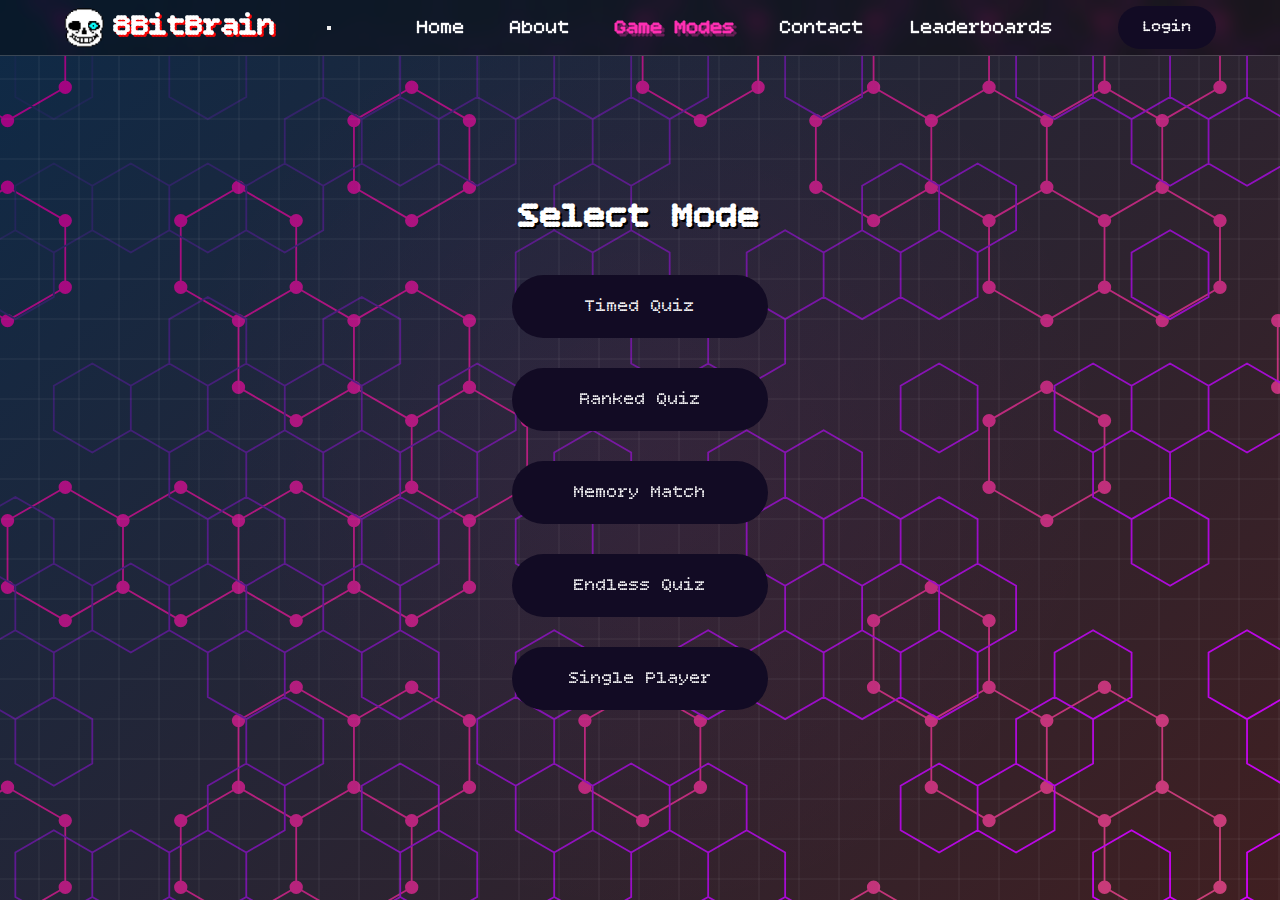
<file: modes.html>
<!doctype html>
<html lang="en">
  <head>
    <meta charset="UTF-8" />
    <meta name="viewport" content="width=device-width, initial-scale=1.0" />
    <title>8BitBrain</title>
    <link rel="stylesheet" href="style.css" />
    <link rel="icon" href="imgs/Sans_Favi.png" type="image/png" />
    <link rel="preconnect" href="https://fonts.googleapis.com" />
    <link rel="preconnect" href="https://fonts.gstatic.com" crossorigin />
    <link
      href="https://fonts.googleapis.com/css2?family=Bitcount+Single:wght@100..900&display=swap"
      rel="stylesheet"
    />
  </head>
  <body>
    <header class="header">
      <a href="index.html" class="logo"
        >8BitBrain
        <img src="imgs/Sans_Favi.png" alt="logo" class="logoimg" />
      </a>

      <button class="hamburger" aria-label="Open menu">
        <span></span>
        <span></span>
        <span></span>
      </button>

      <nav class="navbar">
        <a href="index.html">Home</a>
        <a href="about.html">About</a>
        <a href="modes.html" class="active">Game Modes</a>
        <a href="contacts.html">Contact</a>
        <a href="leaderboards.html">Leaderboards</a>
        <a href="login.html"><button class="btn-login">Login</button></a>
      </nav>
    </header>

    <main>
      <section class="modes-section">
        <div class="herostart">
          <h1>Select Mode</h1>
          <button id="timed-btn" class="btn">Timed Quiz</button>
          <button id="ranked-btn" class="btn">Ranked Quiz</button>
          <button id="memory-btn" class="btn">Memory Match</button>
          <button id="endless-btn" class="btn">Endless Quiz</button>
          <button id="single-btn" class="btn">Single Player</button>
        </div>
      </section>
    </main>
    <script src="script.js"></script>
  </body>
</html>
</file>
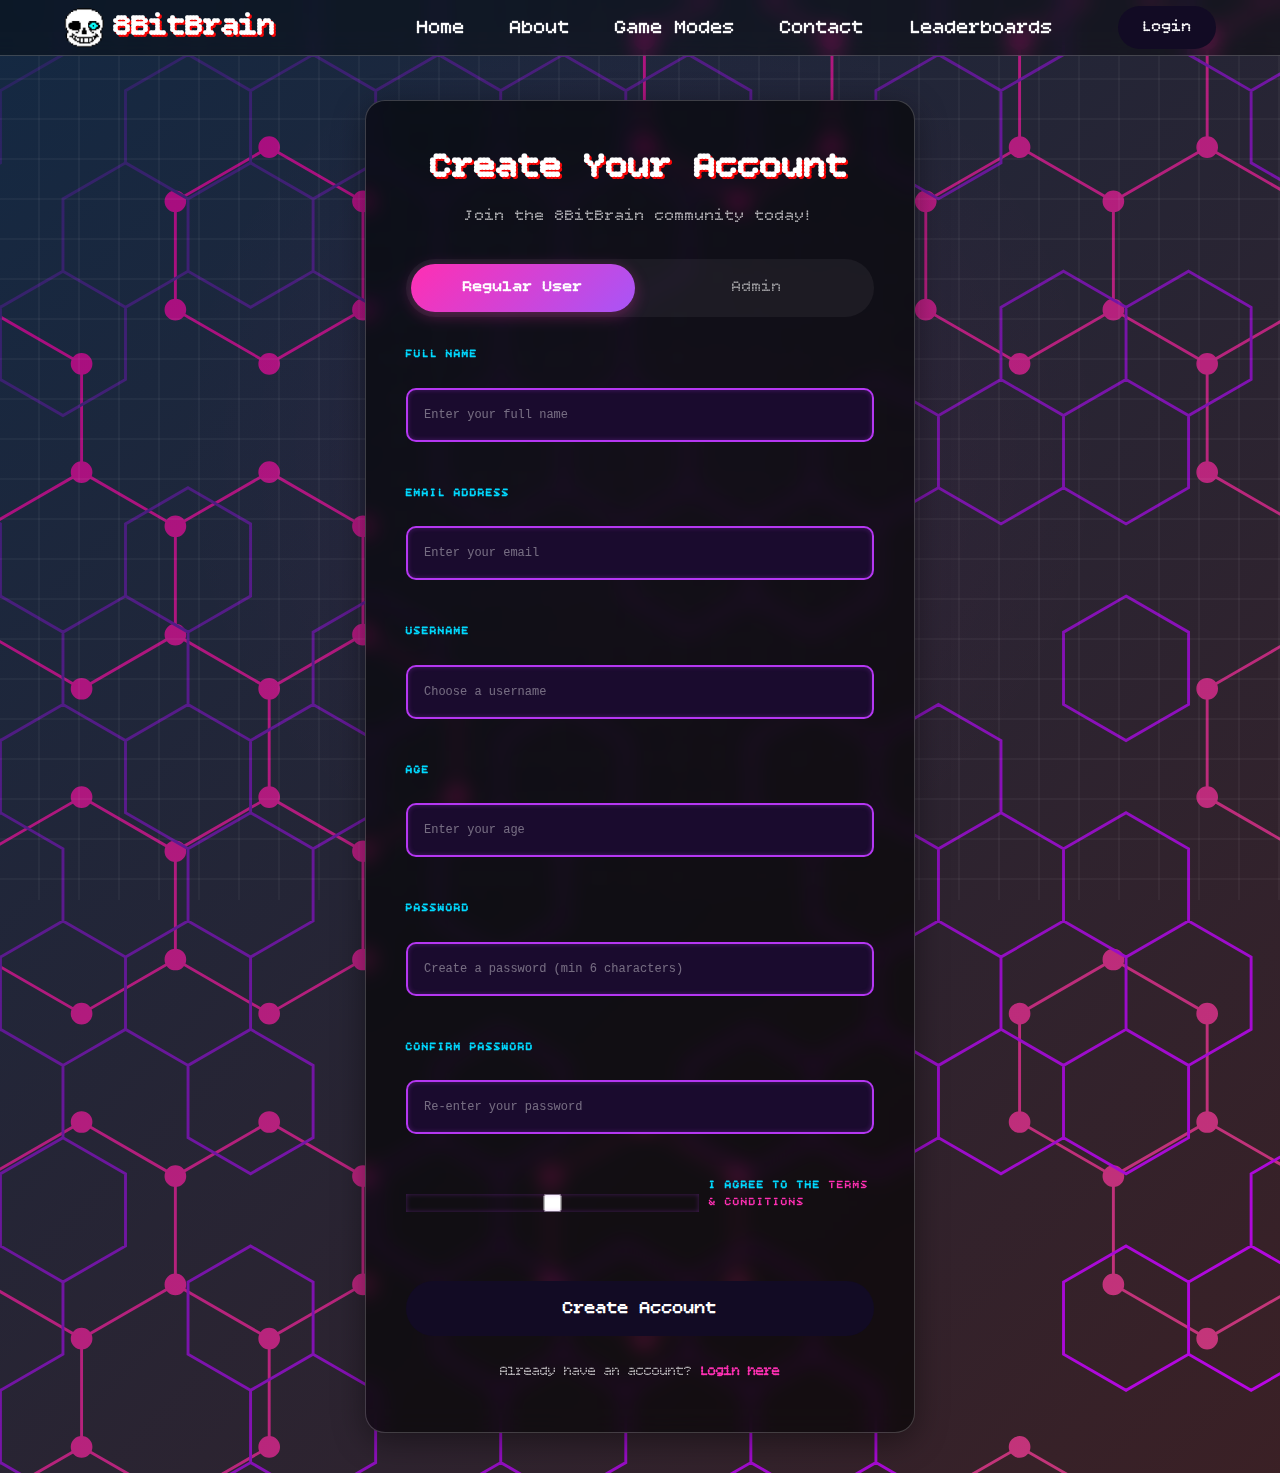
<file: signup.html>
<!doctype html>
<html lang="en">
  <head>
    <meta charset="UTF-8" /><meta name="viewport" content="width=device-width, initial-scale=1.0" />
    <title>8BitBrain - Sign Up</title>
    <link rel="stylesheet" href="style.css" />
    <link rel="icon" href="imgs/Sans_Favi.png" type="image/png" />
    <link rel="preconnect" href="https://fonts.googleapis.com" />
    <link rel="preconnect" href="https://fonts.gstatic.com" crossorigin />
    <link href="https://fonts.googleapis.com/css2?family=Bitcount+Single:wght@100..900&display=swap" rel="stylesheet" />
  </head>
  <body>
    <header class="header">
      <a href="index.php" class="logo">8BitBrain<img src="imgs/Sans_Favi.png" alt="logo" class="logoimg" /></a>
      <nav class="navbar">
        <a href="index.php">Home</a><a href="about.php">About</a>
        <a href="modes.php">Game Modes</a><a href="contacts.php">Contact</a>
        <a href="leaderboards.php">Leaderboards</a>
        <a href="login.html"><button class="btn-login">Login</button></a>
      </nav>
    </header>
    <main>
      <section class="login-section">
        <div class="login-container signup-container">
          <h1>Create Your Account</h1>
          <p class="login-subtitle">Join the 8BitBrain community today!</p>
          <div class="account-type-selector">
            <button class="account-type-btn active" data-type="user">Regular User</button>
            <button class="account-type-btn" data-type="admin">Admin</button>
          </div>
          <form id="signupForm" class="login-form">
            <div class="form-group"><label for="fullname">Full Name</label><input type="text" id="fullname" name="fullname" placeholder="Enter your full name" required /></div>
            <div class="form-group"><label for="email">Email Address</label><input type="email" id="email" name="email" placeholder="Enter your email" required /></div>
            <div class="form-group"><label for="username">Username</label><input type="text" id="username" name="username" placeholder="Choose a username" required minlength="3" /></div>
            <div class="form-group"><label for="age">Age</label><input type="number" id="age" name="age" placeholder="Enter your age" min="1" max="120" required /></div>
            <div class="form-group"><label for="password">Password</label><input type="password" id="password" name="password" placeholder="Create a password (min 6 characters)" required minlength="6" /></div>
            <div class="form-group"><label for="confirm-password">Confirm Password</label><input type="password" id="confirm-password" name="confirm-password" placeholder="Re-enter your password" required /></div>
            <div class="form-group checkbox-group">
              <input type="checkbox" id="terms" name="terms" required />
              <label for="terms">I agree to the <a href="#" class="terms-link">Terms & Conditions</a></label>
            </div>
            <button type="submit" class="btn-submit">Create Account</button>
          </form>
          <div class="login-footer"><p>Already have an account? <a href="login.html" class="signup-link">Login here</a></p></div>
        </div>
      </section>
    </main>
    <script src="script.js"></script>
  </body>
</html>
</file>
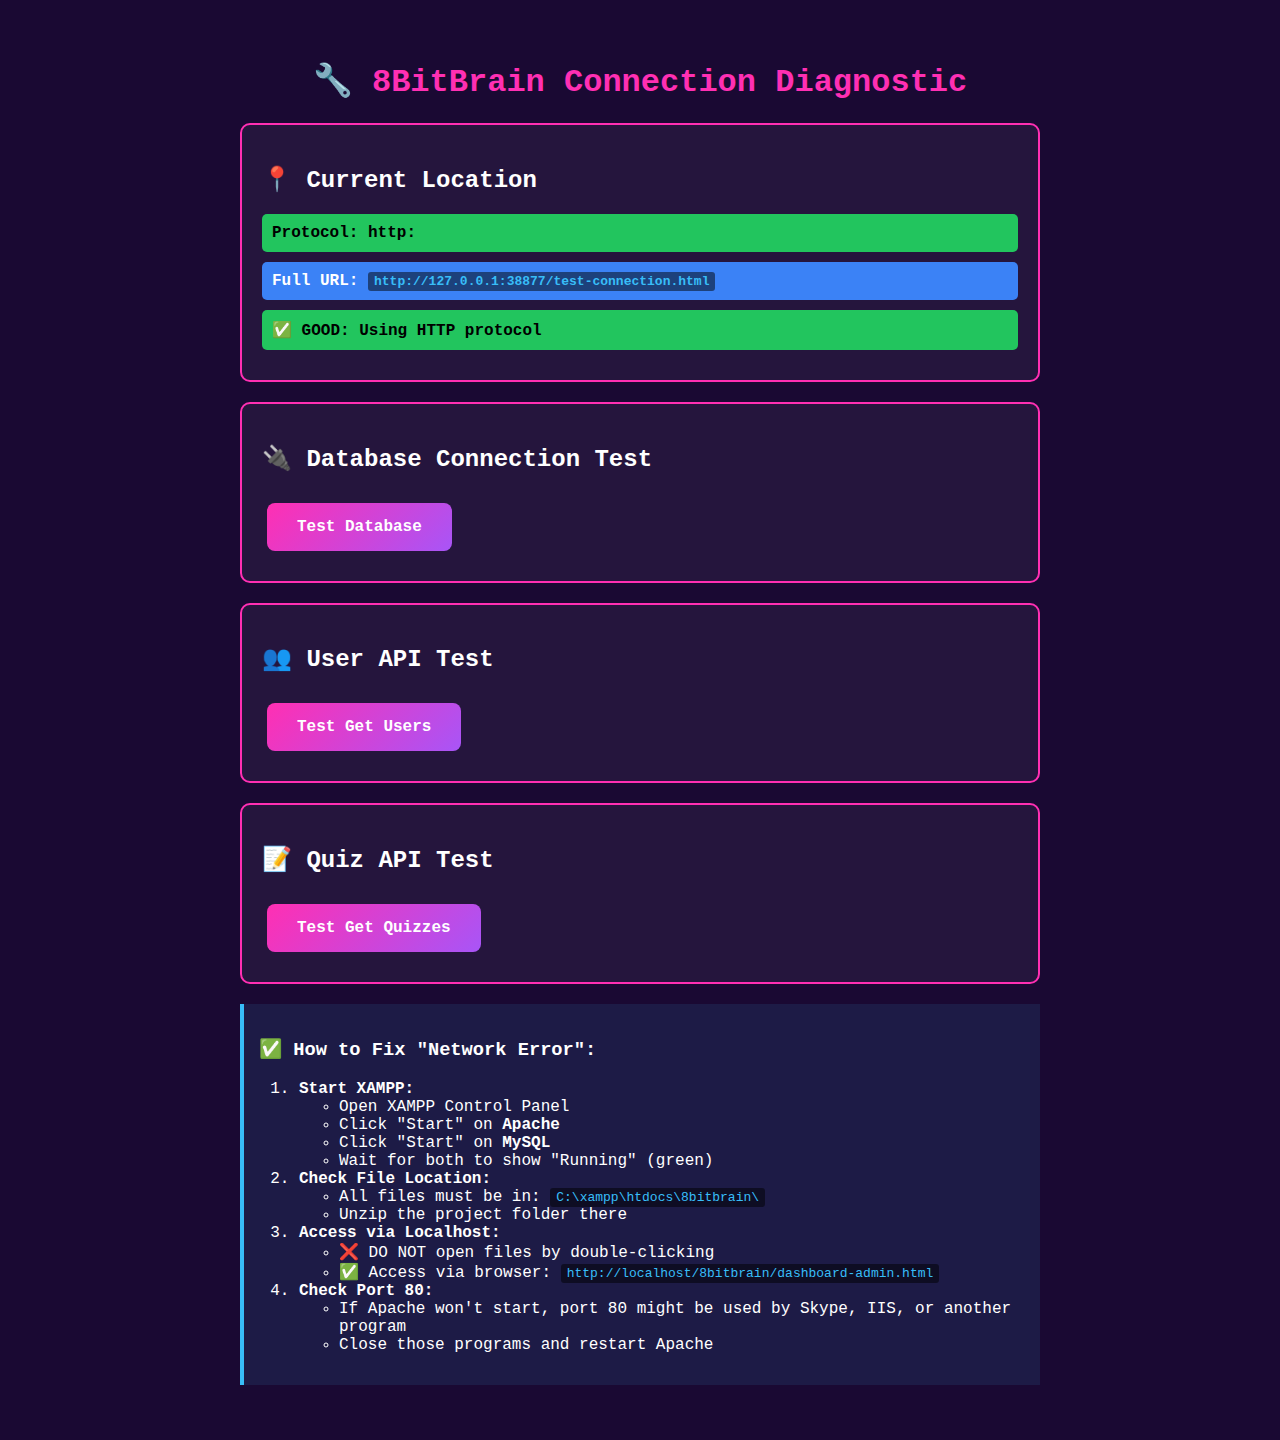
<file: test-connection.html>
<!DOCTYPE html>
<html lang="en">
<head>
    <meta charset="UTF-8">
    <meta name="viewport" content="width=device-width, initial-scale=1.0">
    <title>8BitBrain - Connection Test</title>
    <style>
        body {
            font-family: 'Courier New', monospace;
            background: #1a0933;
            color: #fff;
            padding: 40px;
            max-width: 800px;
            margin: 0 auto;
        }
        h1 {
            color: #ff2fb3;
            text-align: center;
        }
        .test-section {
            background: rgba(255, 255, 255, 0.05);
            border: 2px solid #ff2fb3;
            border-radius: 10px;
            padding: 20px;
            margin: 20px 0;
        }
        .test-result {
            padding: 10px;
            margin: 10px 0;
            border-radius: 5px;
            font-weight: bold;
        }
        .success {
            background: #22c55e;
            color: #000;
        }
        .error {
            background: #ef4444;
            color: #fff;
        }
        .warning {
            background: #f59e0b;
            color: #000;
        }
        .info {
            background: #3b82f6;
            color: #fff;
        }
        button {
            background: linear-gradient(135deg, #ff2fb3, #a855f7);
            color: white;
            border: none;
            padding: 15px 30px;
            font-size: 16px;
            border-radius: 8px;
            cursor: pointer;
            font-family: 'Courier New', monospace;
            font-weight: bold;
            margin: 10px 5px;
        }
        button:hover {
            transform: scale(1.05);
        }
        code {
            background: rgba(0, 0, 0, 0.5);
            padding: 2px 6px;
            border-radius: 3px;
            color: #38bdf8;
        }
        .instruction {
            background: rgba(56, 189, 248, 0.1);
            border-left: 4px solid #38bdf8;
            padding: 15px;
            margin: 15px 0;
        }
    </style>
</head>
<body>
    <h1>🔧 8BitBrain Connection Diagnostic</h1>
    
    <div class="test-section">
        <h2>📍 Current Location</h2>
        <div id="location-info"></div>
    </div>

    <div class="test-section">
        <h2>🔌 Database Connection Test</h2>
        <button onclick="testDatabaseConnection()">Test Database</button>
        <div id="db-result"></div>
    </div>

    <div class="test-section">
        <h2>👥 User API Test</h2>
        <button onclick="testUserAPI()">Test Get Users</button>
        <div id="user-result"></div>
    </div>

    <div class="test-section">
        <h2>📝 Quiz API Test</h2>
        <button onclick="testQuizAPI()">Test Get Quizzes</button>
        <div id="quiz-result"></div>
    </div>

    <div class="instruction">
        <h3>✅ How to Fix "Network Error":</h3>
        <ol>
            <li><strong>Start XAMPP:</strong>
                <ul>
                    <li>Open XAMPP Control Panel</li>
                    <li>Click "Start" on <strong>Apache</strong></li>
                    <li>Click "Start" on <strong>MySQL</strong></li>
                    <li>Wait for both to show "Running" (green)</li>
                </ul>
            </li>
            <li><strong>Check File Location:</strong>
                <ul>
                    <li>All files must be in: <code>C:\xampp\htdocs\8bitbrain\</code></li>
                    <li>Unzip the project folder there</li>
                </ul>
            </li>
            <li><strong>Access via Localhost:</strong>
                <ul>
                    <li>❌ DO NOT open files by double-clicking</li>
                    <li>✅ Access via browser: <code>http://localhost/8bitbrain/dashboard-admin.html</code></li>
                </ul>
            </li>
            <li><strong>Check Port 80:</strong>
                <ul>
                    <li>If Apache won't start, port 80 might be used by Skype, IIS, or another program</li>
                    <li>Close those programs and restart Apache</li>
                </ul>
            </li>
        </ol>
    </div>

    <script>
        // Display current location
        const locationInfo = document.getElementById('location-info');
        const currentURL = window.location.href;
        const protocol = window.location.protocol;
        
        let locationHTML = `
            <div class="test-result ${protocol === 'http:' ? 'success' : 'error'}">
                Protocol: <strong>${protocol}</strong>
            </div>
            <div class="test-result info">
                Full URL: <code>${currentURL}</code>
            </div>
        `;
        
        if (protocol === 'file:') {
            locationHTML += `
                <div class="test-result error">
                    ❌ ERROR: You're opening files directly (file:// protocol)
                </div>
                <div class="test-result warning">
                    ⚠️ You must access via: <code>http://localhost/8bitbrain/test-connection.html</code>
                </div>
            `;
        } else if (protocol === 'http:') {
            locationHTML += `
                <div class="test-result success">
                    ✅ GOOD: Using HTTP protocol
                </div>
            `;
        }
        
        locationInfo.innerHTML = locationHTML;

        // Test database connection
        async function testDatabaseConnection() {
            const resultDiv = document.getElementById('db-result');
            resultDiv.innerHTML = '<div class="test-result info">🔄 Testing database connection...</div>';
            
            try {
                const response = await fetch('db.php');
                const text = await response.text();
                
                if (text.includes('success') || text.includes('Connected')) {
                    resultDiv.innerHTML = `
                        <div class="test-result success">✅ Database connection works!</div>
                        <div class="test-result info">Response: ${text}</div>
                    `;
                } else {
                    resultDiv.innerHTML = `
                        <div class="test-result error">❌ Database connection failed</div>
                        <div class="test-result warning">Response: ${text}</div>
                    `;
                }
            } catch (error) {
                resultDiv.innerHTML = `
                    <div class="test-result error">❌ Cannot reach db.php</div>
                    <div class="test-result warning">Error: ${error.message}</div>
                    <div class="test-result warning">Make sure Apache is running in XAMPP!</div>
                `;
            }
        }

        // Test User API
        async function testUserAPI() {
            const resultDiv = document.getElementById('user-result');
            resultDiv.innerHTML = '<div class="test-result info">🔄 Testing User API...</div>';
            
            try {
                const response = await fetch('api/get_users.php');
                const data = await response.json();
                
                if (data.success) {
                    resultDiv.innerHTML = `
                        <div class="test-result success">✅ User API works!</div>
                        <div class="test-result info">Found ${data.users.length} users</div>
                        <div class="test-result info">Response: <code>${JSON.stringify(data, null, 2)}</code></div>
                    `;
                } else {
                    resultDiv.innerHTML = `
                        <div class="test-result error">❌ User API failed</div>
                        <div class="test-result warning">${data.message}</div>
                    `;
                }
            } catch (error) {
                resultDiv.innerHTML = `
                    <div class="test-result error">❌ Cannot reach api/get_users.php</div>
                    <div class="test-result warning">Error: ${error.message}</div>
                    <div class="test-result warning">Check: Is Apache running? Are files in C:/xampp/htdocs/8bitbrain/?</div>
                `;
            }
        }

        // Test Quiz API
        async function testQuizAPI() {
            const resultDiv = document.getElementById('quiz-result');
            resultDiv.innerHTML = '<div class="test-result info">🔄 Testing Quiz API...</div>';
            
            try {
                const response = await fetch('api/get_quizzes.php');
                const data = await response.json();
                
                if (data.success) {
                    resultDiv.innerHTML = `
                        <div class="test-result success">✅ Quiz API works!</div>
                        <div class="test-result info">Found ${data.quizzes.length} quizzes</div>
                        <div class="test-result info">Response: <code>${JSON.stringify(data, null, 2)}</code></div>
                    `;
                } else {
                    resultDiv.innerHTML = `
                        <div class="test-result error">❌ Quiz API failed</div>
                        <div class="test-result warning">${data.message}</div>
                    `;
                }
            } catch (error) {
                resultDiv.innerHTML = `
                    <div class="test-result error">❌ Cannot reach api/get_quizzes.php</div>
                    <div class="test-result warning">Error: ${error.message}</div>
                    <div class="test-result warning">Check: Is Apache running? Are files in C:/xampp/htdocs/8bitbrain/?</div>
                `;
            }
        }

        // Auto-run location check on load
        console.log('🔧 Diagnostic page loaded');
        console.log('📍 Current URL:', window.location.href);
        console.log('📍 Protocol:', window.location.protocol);
    </script>
</body>
</html>
</file>
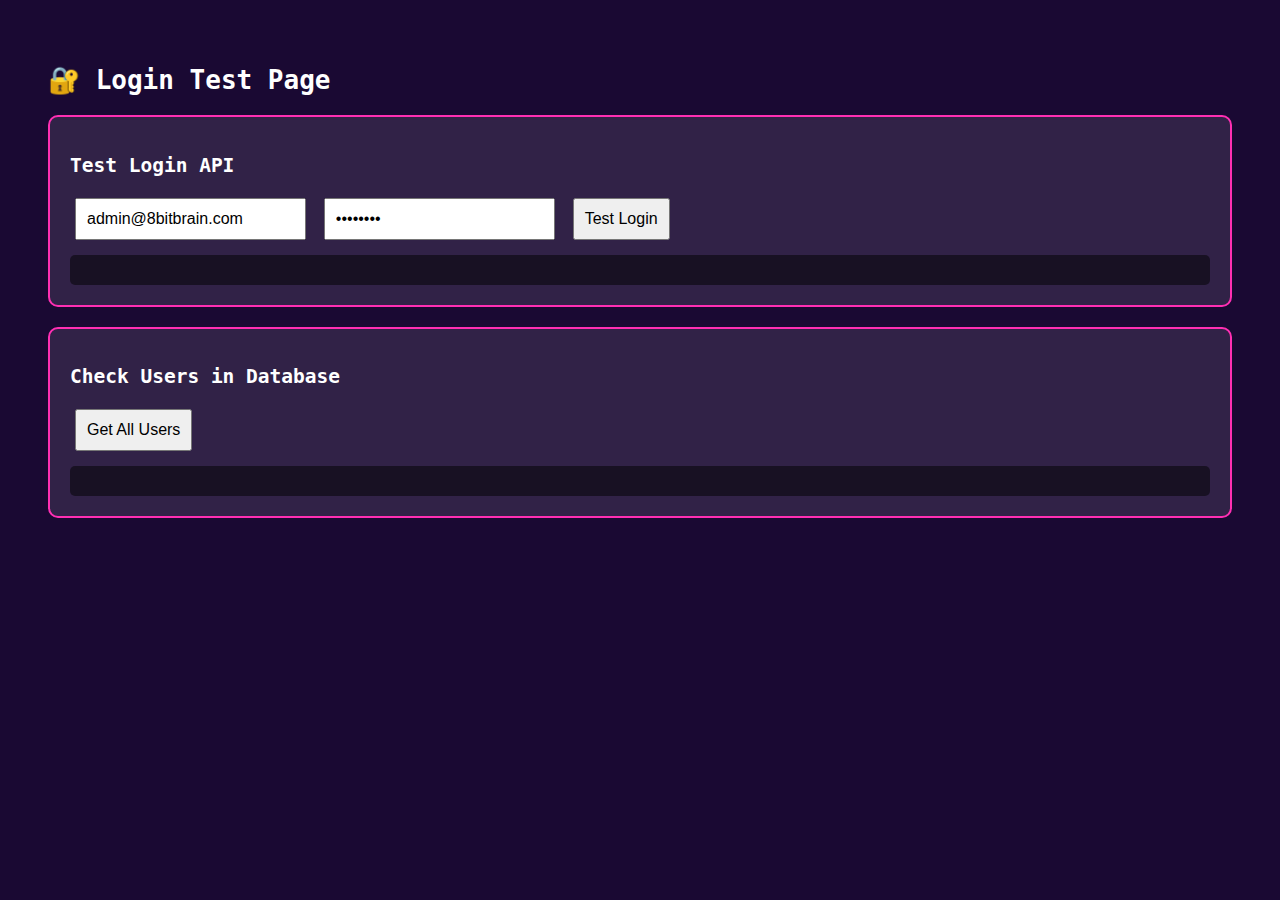
<file: test-login.html>
<!DOCTYPE html>
<html>
<head>
    <title>Login Test</title>
    <style>
        body {
            font-family: monospace;
            background: #1a0933;
            color: white;
            padding: 40px;
        }
        .test-section {
            background: rgba(255, 255, 255, 0.1);
            border: 2px solid #ff2fb3;
            border-radius: 10px;
            padding: 20px;
            margin: 20px 0;
        }
        input, button {
            padding: 10px;
            margin: 5px;
            font-size: 16px;
        }
        .result {
            background: rgba(0, 0, 0, 0.5);
            padding: 15px;
            margin-top: 10px;
            border-radius: 5px;
            white-space: pre-wrap;
        }
    </style>
</head>
<body>
    <h1>🔐 Login Test Page</h1>
    
    <div class="test-section">
        <h2>Test Login API</h2>
        <input type="email" id="test-email" placeholder="Email" value="admin@8bitbrain.com">
        <input type="password" id="test-password" placeholder="Password" value="admin123">
        <button onclick="testLogin()">Test Login</button>
        <div id="login-result" class="result"></div>
    </div>

    <div class="test-section">
        <h2>Check Users in Database</h2>
        <button onclick="checkUsers()">Get All Users</button>
        <div id="users-result" class="result"></div>
    </div>

    <script>
        async function testLogin() {
            const email = document.getElementById('test-email').value;
            const password = document.getElementById('test-password').value;
            const resultDiv = document.getElementById('login-result');
            
            resultDiv.textContent = '⏳ Testing login...';
            
            try {
                const response = await fetch('api/login.php', {
                    method: 'POST',
                    headers: {
                        'Content-Type': 'application/json'
                    },
                    body: JSON.stringify({
                        email: email,
                        password: password
                    })
                });
                
                const result = await response.json();
                
                resultDiv.textContent = '📡 Response:\n\n' + JSON.stringify(result, null, 2);
                
                if (result.success) {
                    resultDiv.style.borderLeft = '5px solid #22c55e';
                } else {
                    resultDiv.style.borderLeft = '5px solid #ef4444';
                }
            } catch (error) {
                resultDiv.textContent = '❌ Error:\n\n' + error.message;
                resultDiv.style.borderLeft = '5px solid #ef4444';
            }
        }

        async function checkUsers() {
            const resultDiv = document.getElementById('users-result');
            
            resultDiv.textContent = '⏳ Fetching users...';
            
            try {
                const response = await fetch('api/get_users.php');
                const result = await response.json();
                
                if (result.success) {
                    resultDiv.textContent = '📊 Users in Database:\n\n' + 
                        result.data.map(user => 
                            `ID: ${user.id}\n` +
                            `Name: ${user.fullname}\n` +
                            `Email: ${user.email}\n` +
                            `Username: ${user.username}\n` +
                            `Password: ${user.password}\n` +
                            `Account Type: ${user.account_type}\n` +
                            `-------------------`
                        ).join('\n\n');
                    resultDiv.style.borderLeft = '5px solid #22c55e';
                } else {
                    resultDiv.textContent = '❌ Error:\n\n' + result.message;
                    resultDiv.style.borderLeft = '5px solid #ef4444';
                }
            } catch (error) {
                resultDiv.textContent = '❌ Error:\n\n' + error.message;
                resultDiv.style.borderLeft = '5px solid #ef4444';
            }
        }
    </script>
</body>
</html>
</file>
<file: user.css>
body {
  font-family: "Bitcount Single", system-ui;
}

.dashboard {
  margin-top: 60px;
  display: grid;
  grid-template-columns: 250px 1fr 250px;
  gap: 25px;
  padding: 25px;
  background: #1a1a2e;
  color: #fff;
}

/* Glass + Glow Cards */
.sidebar-left,
.sidebar-right,
.main-content {
  background: rgba(46, 46, 79, 0.8);
  backdrop-filter: blur(10px);
  border-radius: 12px;
  border: 1px solid rgba(255, 64, 129, 0.2);
  box-shadow: 0 0 15px rgba(255, 64, 129, 0.1);
  padding: 15px;
  transition: 0.2s;
}

.sidebar-left:hover,
.sidebar-right:hover,
.main-content:hover {
  transform: translateY(-3px);
}

/* Profile */
.profile-card {
  display: flex;
  flex-direction: column;
  align-items: center;
  justify-content: center;
  text-align: center;
  padding: 15px;
  border-radius: 10px;
  background: linear-gradient(145deg, #2e2e4f, #3a3a5f);
  box-shadow: inset 0 0 10px rgba(0, 0, 0, 0.5);
}

.avatar {
  width: 90px;
  height: 90px;
  border-radius: 50%;
  border: 3px solid #ff4081;
  box-shadow: 0 0 10px #ff4081;
}

.username {
  margin: 10px 0;
  font-size: 20px;
  font-weight: bolder;
  text-shadow: 2px 2px 1px #ff4081;
}

.stats p {
  margin: 5px 0;
}

/* XP Bar */
.xp-bar {
  width: 100%;
  height: 10px;
  background: #222;
  border-radius: 10px;
  margin-top: 8px;
  overflow: hidden;
}

.xp-fill {
  height: 100%;
  background: linear-gradient(90deg, #ff4081, #ff79c6);
  box-shadow: 0 0 8px #ff4081;
}

/* Main Content */
.main-content section {
  margin-bottom: 25px;
}

h3 {
  border-bottom: 2px solid #ff4081;
  padding-bottom: 5px;
  margin-bottom: 10px;
  text-shadow: 0 0 5px #ff4081;
}

/* Leaderboard */
.leaderboards ol {
  padding: 0;
  list-style: none;
}

.leaderboards li {
  padding: 8px;
  margin: 5px 0;
  background: rgba(0, 0, 0, 0.3);
  border-radius: 6px;
  display: flex;
  justify-content: space-between;
}

.leaderboards li:nth-child(1) {
  color: gold;
}
.leaderboards li:nth-child(2) {
  color: silver;
}
.leaderboards li:nth-child(3) {
  color: #cd7f32;
}

/* Button */
button {
  background: linear-gradient(145deg, #ff4081, #ff79c6);
  border: none;
  padding: 10px 14px;
  color: #fff;
  cursor: pointer;
  border-radius: 6px;
  transition: 0.2s;
  box-shadow: 0 0 10px rgba(255, 64, 129, 0.5);
  font-family: inherit;
}

button:hover {
  transform: scale(1.05);
  box-shadow: 0 0 15px #ff4081;
}

button:hover::after {
  content: "Click to perform action";
  position: absolute;
  background: #000;
  padding: 5px;
  font-size: 8px;
  border-radius: 4px;
  top: -30px;
}

/* Notifications */
.notifications ul,
.friends ul {
  list-style: none;
  padding: 0;
}

.notifications li {
  background: rgba(0, 0, 0, 0.3);
  padding: 8px;
  border-radius: 6px;
  margin-bottom: 8px;
  border-left: 3px solid #ff4081;
}

/* Friends */
.online-dot {
  height: 8px;
  width: 8px;
  background: #00ff88;
  border-radius: 50%;
  display: inline-block;
  margin-right: 6px;
  box-shadow: 0 0 5px #00ff88;
}

.badges {
  display: flex;
  gap: 10px;
  flex-wrap: wrap;
}

.badge {
  background: rgba(0, 0, 0, 0.4);
  padding: 8px;
  border-radius: 6px;
  font-size: 10px;
  border: 1px solid #ff4081;
  box-shadow: 0 0 8px rgba(255, 64, 129, 0.3);
}

.challenge-list li {
  padding: 8px;
  border-radius: 6px;
  margin-bottom: 6px;
}

.done {
  background: rgba(0, 255, 136, 0.15);
  border-left: 3px solid #00ff88;
}

.pending {
  background: rgba(255, 64, 129, 0.15);
  border-left: 3px solid #ff4081;
}

.quick-actions {
  display: flex;
  gap: 10px;
  margin-top: 20px;
}

.quick-actions {
  display: flex;
  gap: 12px;
  margin-top: 20px;
}

.quick-actions button {
  flex: 1;
  padding: 12px;
  font-size: 12px;
  border-radius: 8px;
  background: linear-gradient(145deg, #ff4081, #ff79c6);
  box-shadow: 0 0 12px rgba(255, 64, 129, 0.6);
}

.quick-actions button:nth-child(1) {
  background: linear-gradient(145deg, #00ff88, #00cc6a);
  box-shadow: 0 0 12px rgba(0, 255, 136, 0.6);
}
</file>
<file: style.css>
/* CSS Reset */

* {
  margin: 0;
  padding: 0;
}

*,
*::before,
*::after {
  box-sizing: border-box;
}

html {
  line-height: 1.5;
  -webkit-text-size-adjust: 100%;
}

img,
picture,
video,
canvas,
svg {
  display: block;
  max-width: 100%;
}

input,
button,
textarea,
select {
  font: inherit;
}

::-webkit-scrollbar {
  width: 3px;
}

::-webkit-scrollbar-thumb {
  background: #ff2fb3;
  border-radius: 10px;
  box-shadow:
    0 0 6px rgba(255, 47, 179, 0.6),
    0 0 12px rgba(255, 47, 179, 0.4);
}

::-webkit-scrollbar-thumb:hover {
  box-shadow:
    0 0 10px rgba(255, 47, 179, 0.8),
    0 0 20px rgba(255, 47, 179, 0.6);
}

html {
  font-size: 16px;
}

@media (max-width: 1024px) {
  html { font-size: 15px; }
}

@media (max-width: 768px) {
  html { font-size: 14px; }
}

@media (max-width: 480px) {
  html { font-size: 13px; }
}

/*Background Style*/

body {
  inset: 0;
  z-index: -2;
  background-image: url("imgs/Hexagon.svg");
  background-repeat: no-repeat;
  background-size: cover;
  background-position: center;
  margin: 0;
  display: flex;
  flex-direction: column;
  min-height: 100vh;
  font-family: "Bitcount Single", system-ui;
}

body::before {
  content: "";
  position: fixed;
  inset: 0;
  pointer-events: none;

  background:
    linear-gradient(transparent 95%, rgba(255, 255, 255, 0.04) 96%),
    linear-gradient(90deg, transparent 95%, rgba(255, 255, 255, 0.04) 96%);

  background-size: 40px 40px;
  animation: gridMove 18s cubic-bezier(0.4, 0, 0.6, 1) infinite;
}

body::after {
  content: "";
  position: absolute;
  inset: 0;
  z-index: -1;

  background: radial-gradient(
    circle at center,
    rgba(255, 47, 179, 0.06),
    transparent 60%
  );

  animation: pulse 6s ease-in-out infinite;
}

@keyframes gridMove {
  0% {
    background-position:
      0px 0px,
      0px 0px;
  }
  25% {
    background-position:
      30px 15px,
      15px 30px;
  }
  50% {
    background-position:
      0px 40px,
      40px 0px;
  }
  75% {
    background-position:
      -30px 15px,
      15px -30px;
  }
  100% {
    background-position:
      0px 0px,
      0px 0px;
  }
}

/*Header and Nav Bar*/

header {
  position: fixed;
  top: 0;
  left: 0;
  width: 100%;
  padding: 5px 5%;
  z-index: 100;
  display: flex;
  justify-content: space-between;
  align-items: center;
  background: rgba(0, 0, 0, 0.4);
  backdrop-filter: blur(10px);
  border-bottom: 1px solid rgba(255, 255, 255, 0.2);
}

.logo {
  text-shadow: #f70606 2px 2px;
  font-size: 30px;
  font-weight: 700;
  color: #fff;
  text-decoration: none;
  display: flex;
  justify-content: center;
  align-items: center;
  flex-direction: row-reverse;
  gap: 10px;
}

.logoimg {
  height: 40px;
  width: 40px;
}

.navbar {
  display: flex;
  flex-wrap: wrap;
  align-items: center;
  gap: 10px;
}

.navbar > a:has(.btn-login) {
  text-decoration: none;
}

.navbar a {
  font-size: 20px;
  color: #fff;
  margin-left: 35px;
  font-weight: 500;
  text-decoration: none;
  transition: 0.3s;
}

.navbar a:hover {
  color: #f70606;
}

.navbar a.active {
  color: #ff2fb3;
  font-weight: 700;
  text-shadow: rgba(255, 44, 179, 0.35) 3px 3px;
}

/*Login Button*/

.btn-login {
  position: relative;
  padding: 0.6em 1.5em;
  margin-left: 20px;
  font-size: 16px;
  color: #ffffff;
  background-color: #120b24;
  border-radius: 1000px;
  border: none;
  cursor: pointer;
  transition: color 0.5s ease-in-out;
  display: flex;
  justify-content: center;
  align-items: center;
}

.btn-login::after {
  position: absolute;
  content: "";
  inset: -2px;
  z-index: -1;
  border-radius: inherit;
  background: conic-gradient(
    from 0deg,
    #ff2fb3,
    #a855f7,
    #38bdf8,
    #ff2fb3 var(--fill),
    transparent var(--fill)
  );
  transition: --fill 0.6s ease-in-out;
}

.btn-login:hover {
  background: #1a1033;
  color: #fdf4ff;
  --fill: 100%;
}

.btn-login:active {
  background: #120b24;
  color: #ffffff;
}

/*Hero Section index.html*/

.hero {
  min-height: 100vh;
  padding-top: 40px;
  display: flex;
  justify-content: center;
  align-items: center;
  text-align: center;
  flex-direction: column;
  color: #fff;
}

.hero h1 {
  font-size: 60px;
  margin-bottom: 20px;
  text-shadow: #f70606 3px 3px;
}

.hero p {
  font-size: 18px;
  margin-bottom: 30px;
  text-shadow: #000 2px 2px;
}

.hero button {
  position: relative;
  padding: 1em 2em;
  width: 16rem;
  height: 4rem;
  font-size: 18px;
  color: #ffffff;
  background-color: #120b24;
  border-radius: 1000px;
  border: none;
  cursor: pointer;
  transition: color 0.5s ease-in-out;
  display: flex;
  justify-content: center;
  align-items: center;
}

@property --fill {
  syntax: "<percentage>";
  inherits: true;
  initial-value: 0%;
}

.hero button::after {
  position: absolute;
  content: "";
  inset: -3px;
  z-index: -1;
  border-radius: inherit;
  background: conic-gradient(
    from 0deg,
    #ff2fb3,
    #a855f7,
    #38bdf8,
    #ff2fb3 var(--fill),
    transparent var(--fill)
  );
  transition: --fill 0.6s ease-in-out;
}

.hero button:hover {
  background: #1a1033;
  color: #fdf4ff;
  --fill: 100%;
}

.hero button:active {
  background: #120b24;
  color: #ffffff;
}

.herostart {
  padding: 10px;
  display: flex;
  flex-direction: column;
  justify-content: center;
  align-items: center;
  height: 58vh;
  width: 58vh;
  gap: 10px;
}

.carousel {
  width: 90%;
  border: none;
  display: flex;
  overflow-x: auto;
}

.carousel::-webkit-scrollbar {
  display: none;
}

.group {
  display: flex;
  justify-content: center;
  align-items: center;
  gap: 1em;
  animation: spin 20s linear infinite;
  padding-right: 1em;
}

.card {
  flex: 0 0 5em;
  height: 10em;
  width: 12em;
  padding: 4em;
  font-size: 1.5rem;
  border-radius: 0.2em;
  text-align: center;
  align-content: center;
}

@keyframes spin {
  from {
    translate: 0;
  }
  to {
    translate: -100%;
  }
}

/*About page*/

.about-hero {
  padding: 120px 20px 60px;
  text-align: center;
  color: #fff;
}

.about-hero h1 {
  font-size: 60px;
  margin-bottom: 20px;
  text-shadow: #f70606 3px 3px;
  position: relative;
}

.glitch {
  position: relative;
  animation: glitch 0.3s ease-in-out;
}

@keyframes glitch {
  0% {
    transform: translate(0);
  }
  20% {
    transform: translate(-2px, 2px);
  }
  40% {
    transform: translate(-2px, -2px);
  }
  60% {
    transform: translate(2px, 2px);
  }
  80% {
    transform: translate(2px, -2px);
  }
  100% {
    transform: translate(0);
  }
}

.tagline {
  font-size: 20px;
  color: rgba(255, 255, 255, 0.8);
  text-shadow: #000 2px 2px;
}

/* About Section */
.about-section {
  padding: 60px 40px;
  max-width: 1000px;
  margin: 0 auto;
  color: #fff;
}

.about-section p {
  color: #fff;
  font-size: 18px;
  line-height: 1.8;
  margin-bottom: 20px;
  text-indent: 2em;
}

.about-section h1 {
  color: #fff;
  text-shadow: #f70606 2px 2px;
  margin-bottom: 30px;
  text-align: center;
}

/* Stats Section */
.stats-section {
  display: grid;
  grid-template-columns: repeat(auto-fit, minmax(200px, 1fr));
  gap: 30px;
  padding: 60px 40px;
  max-width: 1200px;
  margin: 0 auto;
}

.stat-card {
  background: rgba(255, 255, 255, 0.05);
  backdrop-filter: blur(10px);
  border: 1px solid rgba(255, 47, 179, 0.3);
  border-radius: 15px;
  padding: 30px 20px;
  text-align: center;
  transition: all 0.3s ease;
}

.stat-card:hover {
  transform: translateY(-5px);
  border-color: rgba(255, 47, 179, 0.6);
  box-shadow: 0 10px 30px rgba(255, 47, 179, 0.3);
}

.stat-number {
  font-size: 48px;
  font-weight: bold;
  color: #ff2fb3;
  text-shadow: 0 0 10px rgba(255, 47, 179, 0.5);
  margin-bottom: 10px;
}

.stat-label {
  font-size: 16px;
  color: rgba(255, 255, 255, 0.8);
  text-transform: uppercase;
  letter-spacing: 1px;
}

/* Mission Section */
.mission-section {
  padding: 60px 40px;
  max-width: 900px;
  margin: 0 auto;
}

.mission-content {
  background: rgba(0, 0, 0, 0.6);
  backdrop-filter: blur(10px);
  border: 1px solid rgba(255, 255, 255, 0.2);
  border-radius: 20px;
  padding: 40px;
  text-align: center;
}

.mission-content h2 {
  color: #fff;
  font-size: 36px;
  margin-bottom: 20px;
  text-shadow: #f70606 2px 2px;
}

.mission-content p {
  color: rgba(255, 255, 255, 0.9);
  font-size: 18px;
  line-height: 1.8;
  text-shadow: #000 1px 1px;
}

/* Features Section */
.features-section {
  padding: 60px 40px;
  max-width: 1200px;
  margin: 0 auto;
}

.features-section h2 {
  text-align: center;
  color: #fff;
  font-size: 40px;
  margin-bottom: 50px;
  text-shadow: #f70606 2px 2px;
}

.features-grid {
  display: grid;
  grid-template-columns: repeat(auto-fit, minmax(300px, 1fr));
  gap: 30px;
}

.feature-card {
  background: rgba(255, 255, 255, 0.05);
  backdrop-filter: blur(10px);
  border: 1px solid rgba(255, 255, 255, 0.2);
  border-radius: 15px;
  padding: 30px;
  text-align: center;
  transition: all 0.3s ease;
  cursor: pointer;
}

.feature-card:hover {
  transform: translateY(-10px) scale(1.02);
  border-color: rgba(255, 47, 179, 0.5);
  box-shadow: 0 10px 30px rgba(255, 47, 179, 0.3);
}

.feature-icon {
  font-size: 60px;
  margin-bottom: 20px;
  filter: drop-shadow(0 0 10px rgba(255, 47, 179, 0.5));
}

.feature-card h3 {
  color: #fff;
  font-size: 22px;
  margin-bottom: 15px;
  text-shadow: #000 1px 1px;
}

.feature-card p {
  color: rgba(255, 255, 255, 0.8);
  font-size: 16px;
  line-height: 1.6;
}

/* Timeline Section */
.timeline-section {
  padding: 60px 40px;
  max-width: 900px;
  margin: 0 auto;
}

.timeline-section h2 {
  text-align: center;
  color: #fff;
  font-size: 40px;
  margin-bottom: 50px;
  text-shadow: #f70606 2px 2px;
}

.timeline {
  position: relative;
  padding-left: 40px;
}

.timeline::before {
  content: "";
  position: absolute;
  left: 0;
  top: 0;
  bottom: 0;
  width: 3px;
  background: linear-gradient(to bottom, #ff2fb3, #a855f7, #38bdf8);
  box-shadow: 0 0 10px rgba(255, 47, 179, 0.5);
}

.timeline-item {
  position: relative;
  margin-bottom: 40px;
  padding-left: 30px;
}

.timeline-item::before {
  content: "";
  position: absolute;
  left: -8px;
  top: 0;
  width: 15px;
  height: 15px;
  background: #ff2fb3;
  border-radius: 50%;
  box-shadow: 0 0 15px rgba(255, 47, 179, 0.8);
}

.timeline-date {
  color: #ff2fb3;
  font-size: 14px;
  font-weight: 600;
  margin-bottom: 10px;
  text-transform: uppercase;
  letter-spacing: 1px;
}

.timeline-content {
  background: rgba(255, 255, 255, 0.05);
  backdrop-filter: blur(10px);
  border: 1px solid rgba(255, 255, 255, 0.2);
  border-radius: 10px;
  padding: 20px;
}

.timeline-content h3 {
  color: #fff;
  font-size: 20px;
  margin-bottom: 10px;
}

.timeline-content p {
  color: rgba(255, 255, 255, 0.8);
  font-size: 16px;
}

/* Team Preview Section */
.team-preview {
  padding: 60px 40px;
  max-width: 1200px;
  margin: 0 auto;
  text-align: center;
}

.team-preview h2 {
  color: #fff;
  font-size: 40px;
  margin-bottom: 10px;
  text-shadow: #f70606 2px 2px;
}

.team-intro {
  color: rgba(255, 255, 255, 0.7);
  font-size: 18px;
  margin-bottom: 40px;
}

.team-grid {
  display: grid;
  grid-template-columns: repeat(auto-fit, minmax(180px, 1fr));
  gap: 30px;
  margin-bottom: 40px;
}

.team-card {
  background: rgba(255, 255, 255, 0.05);
  backdrop-filter: blur(10px);
  border: 1px solid rgba(255, 255, 255, 0.2);
  border-radius: 15px;
  padding: 25px;
  transition: all 0.3s ease;
  cursor: pointer;
}

.team-card:hover {
  border-color: rgba(255, 47, 179, 0.5);
  box-shadow: 0 10px 30px rgba(255, 47, 179, 0.3);
  transform: translateY(-5px);
}

.team-card img {
  width: 100px;
  height: 100px;
  border-radius: 50%;
  margin: 0 auto 15px;
  border: 3px solid rgba(255, 47, 179, 0.5);
  transition: all 0.3s ease;
}

.team-card h3 {
  color: #fff;
  font-size: 18px;
  margin-bottom: 5px;
}

.team-card p {
  color: rgba(255, 255, 255, 0.7);
  font-size: 14px;
}

.btn-team {
  display: inline-block;
  padding: 12px 30px;
  background: linear-gradient(135deg, #ff2fb3, #a855f7);
  color: #fff;
  text-decoration: none;
  border-radius: 50px;
  font-weight: 600;
  transition: all 0.3s ease;
  box-shadow: 0 4px 15px rgba(255, 47, 179, 0.3);
}

.btn-team:hover {
  transform: translateY(-2px);
  box-shadow: 0 6px 20px rgba(255, 47, 179, 0.5);
}

/* CTA Section */
.cta-section {
  padding: 80px 40px;
  text-align: center;
  background: rgba(255, 47, 179, 0.05);
  margin: 60px 0 0;
  border-top: 1px solid rgba(255, 47, 179, 0.3);
}

.cta-section h2 {
  color: #fff;
  font-size: 40px;
  margin-bottom: 15px;
  text-shadow: #f70606 2px 2px;
}

.cta-section p {
  color: rgba(255, 255, 255, 0.8);
  font-size: 18px;
  margin-bottom: 30px;
}

.cta-buttons {
  display: flex;
  gap: 20px;
  justify-content: center;
  flex-wrap: wrap;
}

.cta-buttons a {
  text-decoration: none;
}

.btn-secondary {
  background-color: transparent;
  border: 2px solid #ff2fb3;
}

.btn-secondary:hover {
  background: #ff2fb3;
}

/* Responsive Design */
@media (max-width: 768px) {
  .about-hero h1 {
    font-size: 40px;
  }

  .stats-section {
    grid-template-columns: repeat(2, 1fr);
    padding: 40px 20px;
  }

  .features-grid {
    grid-template-columns: 1fr;
  }

  .team-grid {
    grid-template-columns: repeat(2, 1fr);
  }

  .cta-buttons {
    flex-direction: column;
    align-items: center;
  }
}

/*Modes Page*/

.modes-section {
  min-height: 100vh;
  padding: 10px;
  display: flex;
  justify-content: center;
  align-items: center;
  text-align: center;
  flex-direction: column;
  color: #fff;
  font-size: large;
  text-shadow: #000 2px 2px;
  gap: 70px;
}

/*Contacts Page*/

.contacts-section {
  padding: 80px 20px;
  display: flex;
  flex-direction: column;
  gap: 2rem;
}

.member-info {
  color: #fff;
  text-shadow: #000 2px 2px;
  margin-bottom: 60px;
}

.member-left {
  display: flex;
  align-items: center;
  flex-direction: row;
  gap: 1rem;
  padding-left: 4em;
  text-align: left;
}

.member-right {
  display: flex;
  align-items: center;
  flex-direction: row-reverse;
  gap: 1rem;
  padding-right: 4em;
  text-align: right;
}

.member-left img,
.member-right img {
  width: 150px;
  height: 150px;
  object-fit: cover;
  border-radius: 50%;
  box-shadow: 0 4px 8px rgba(0, 0, 0, 0.2);
}

/*Leaderboards Page*/

.leaderboards-section {
  padding: 100px 20px;
  text-align: center;
  color: #fff;
  font-size: large;
  text-shadow: #000 2px 2px;
}

.leaderboards-grid {
  display: grid;
  grid-template-columns: repeat(4, 1fr);
  grid-template-rows: auto auto;
  gap: 20px;
  margin-top: 40px;
}

.leaderboards-item {
  display: flex;
  flex-direction: column;
  align-items: center;
  background: rgba(255, 255, 255, 0.1);
  padding: 20px;
  border-radius: 10px;
  box-shadow: 0 4px 8px rgba(0, 0, 0, 0.2);
}

.leaderboards-item-big {
  grid-column: 1 / -1;
  max-width: 90%;
  margin: 0 auto;
  display: flex;
  flex-direction: column;
  align-items: center;
  background: rgba(255, 255, 255, 0.1);
  padding: 30px;
  border-radius: 10px;
  box-shadow: 0 4px 8px rgba(0, 0, 0, 0.2);
}

.leaderboards-rank {
  display: flex;
  justify-content: center;
  align-items: center;
  flex: 1;
}

.leaderboards-number {
  font-weight: bolder;
  text-shadow: red 2px 2px;
}

.leaderboards-name {
  margin: 10px;
  font-size: 1em;
  font-weight: 600;
}

.leaderboards-img {
  width: 50px;
  height: 50px;
  object-fit: cover;
  border-radius: 50%;
  box-shadow: 0 4px 8px rgba(0, 0, 0, 0.2);
}

/*Button Style*/

.btn {
  position: relative;
  padding: 1em 2em;
  width: 16rem;
  height: 4rem;
  font-size: 18px;
  color: #ffffff;
  background-color: #120b24;
  border-radius: 1000px;
  border: none;
  cursor: pointer;
  transition: color 0.5s ease-in-out;
  display: flex;
  justify-content: center;
  align-items: center;
  margin-top: 20px;
}

.btn::after {
  position: absolute;
  content: "";
  inset: -3px;
  z-index: -1;
  border-radius: inherit;
  background: conic-gradient(
    from 0deg,
    #ff2fb3,
    #a855f7,
    #38bdf8,
    #ff2fb3 var(--fill),
    transparent var(--fill)
  );
  transition: --fill 0.6s ease-in-out;
}

.btn:hover {
  background: #1a1033;
  color: #fdf4ff;
  --fill: 100%;
}

.btn:active {
  background: #120b24;
  color: #ffffff;
}

.btn-leaderboards {
  position: relative;
  margin-top: 5px;
  padding: 5px;
  font-size: 1em;
  color: #ffffff;
  background-color: #120b24;
  box-shadow: #000 2px 2px 8px;
  border: none;
  border-radius: 8px;
  cursor: pointer;
  transition: 50ms ease-in-out;
  display: flex;
  justify-content: center;
  align-items: center;
}

.btn-leaderboards:hover {
  background: #1a1033;
  color: #fdf4ff;
  transform: scale(1.05);
}

.btn-leaderboards:active {
  background: #291b4b;
  color: #fdf4ff;
  transform: scale(0.95);
}

/*Login Page*/

.login-section {
  min-height: 100vh;
  padding: 100px 20px 40px;
  display: flex;
  justify-content: center;
  align-items: center;
}

.login-container {
  background: rgba(0, 0, 0, 0.6);
  backdrop-filter: blur(10px);
  border: 1px solid rgba(255, 255, 255, 0.2);
  border-radius: 20px;
  padding: 40px;
  max-width: 500px;
  width: 100%;
  box-shadow: 0 8px 32px rgba(0, 0, 0, 0.4);
  transition: border-color 0.3s ease;
}

.login-container.admin-mode {
  border-color: rgba(255, 47, 179, 0.5);
  box-shadow: 0 8px 32px rgba(255, 47, 179, 0.2);
}

.login-container h1 {
  color: #fff;
  text-align: center;
  font-size: 36px;
  margin-bottom: 10px;
  text-shadow: #f70606 2px 2px;
}

.login-subtitle {
  color: rgba(255, 255, 255, 0.7);
  text-align: center;
  font-size: 16px;
  margin-bottom: 30px;
}

.account-type-selector {
  display: flex;
  gap: 10px;
  margin-bottom: 30px;
  background: rgba(255, 255, 255, 0.05);
  padding: 5px;
  border-radius: 50px;
}

.account-type-btn {
  flex: 1;
  padding: 12px 20px;
  background: transparent;
  color: rgba(255, 255, 255, 0.6);
  border: none;
  border-radius: 50px;
  font-size: 16px;
  cursor: pointer;
  transition: all 0.3s ease;
}

.account-type-btn:hover {
  color: rgba(255, 255, 255, 0.9);
  background: rgba(255, 255, 255, 0.1);
}

.account-type-btn.active {
  background: linear-gradient(135deg, #ff2fb3, #a855f7);
  color: #fff;
  font-weight: 600;
  box-shadow: 0 4px 15px rgba(255, 47, 179, 0.3);
}

.login-form {
  display: flex;
  flex-direction: column;
  gap: 20px;
}

.form-group {
  display: flex;
  flex-direction: column;
  gap: 8px;
}

.form-group label {
  color: #fff;
  font-size: 14px;
  font-weight: 500;
}

.form-group input[type="text"],
.form-group input[type="email"],
.form-group input[type="password"],
.form-group input[type="number"] {
  padding: 12px 16px;
  background: rgba(255, 255, 255, 0.1);
  border: 1px solid rgba(255, 255, 255, 0.2);
  border-radius: 10px;
  color: #fff;
  font-size: 16px;
  transition: all 0.3s ease;
}

.form-group input:focus {
  outline: none;
  border-color: #ff2fb3;
  background: rgba(255, 255, 255, 0.15);
  box-shadow: 0 0 15px rgba(255, 47, 179, 0.3);
}

.form-group input::placeholder {
  color: rgba(255, 255, 255, 0.4);
}

.checkbox-group {
  flex-direction: row;
  align-items: center;
  gap: 10px;
}

.checkbox-group input[type="checkbox"] {
  width: 18px;
  height: 18px;
  cursor: pointer;
  accent-color: #ff2fb3;
}

.checkbox-group label {
  margin: 0;
  cursor: pointer;
  user-select: none;
}

.btn-submit {
  position: relative;
  padding: 14px 20px;
  margin-top: 10px;
  font-size: 18px;
  font-weight: 600;
  color: #ffffff;
  background-color: #120b24;
  border-radius: 50px;
  border: none;
  cursor: pointer;
  transition: color 0.5s ease-in-out;
}

.btn-submit::after {
  position: absolute;
  content: "";
  inset: -3px;
  z-index: -1;
  border-radius: inherit;
  background: conic-gradient(
    from 0deg,
    #ff2fb3,
    #a855f7,
    #38bdf8,
    #ff2fb3 var(--fill),
    transparent var(--fill)
  );
  transition: --fill 0.6s ease-in-out;
}

.btn-submit:hover {
  background: #1a1033;
  color: #fdf4ff;
  --fill: 100%;
}

.btn-submit:active {
  background: #120b24;
  color: #ffffff;
}

.login-footer {
  margin-top: 25px;
  text-align: center;
  color: rgba(255, 255, 255, 0.7);
  font-size: 14px;
}

.login-footer p {
  margin-bottom: 10px;
}

.signup-link,
.forgot-password {
  color: #ff2fb3;
  text-decoration: none;
  font-weight: 600;
  transition: color 0.3s ease;
}

.signup-link:hover,
.forgot-password:hover {
  color: #a855f7;
  text-decoration: underline;
}

/* Responsive Login Page */
@media (max-width: 600px) {
  .login-container {
    padding: 30px 20px;
  }

  .login-container h1 {
    font-size: 28px;
  }

  .account-type-btn {
    font-size: 14px;
    padding: 10px 15px;
  }
}

/*Sign Up Page Specific Styles*/

.signup-container {
  max-width: 550px;
}

.terms-link {
  color: #ff2fb3;
  text-decoration: none;
  font-weight: 600;
  transition: color 0.3s ease;
}

.terms-link:hover {
  color: #a855f7;
  text-decoration: underline;
}

/* Password strength indicator colors */
.form-group input[type="password"]:focus {
  border-color: #ff2fb3;
}

/* Success/Error border colors for validation */
.form-group input.valid {
  border-color: #4ade80 !important;
}

.form-group input.invalid {
  border-color: #f87171 !important;
}

/* NAVBAR MOBILE */
@media (max-width: 900px) {
  header {
    padding: 10px 20px;
    flex-wrap: wrap;
    gap: 10px;
  }

  .logo {
    font-size: 22px;
  }

  .logoimg {
    height: 30px;
    width: 30px;
  }

  .navbar {
    width: 100%;
    justify-content: center;
    gap: 5px;
  }

  .navbar a {
    margin-left: 0;
    font-size: 16px;
    padding: 5px 8px;
  }

  .btn-login {
    margin-left: 0;
    padding: 0.4em 1em;
    font-size: 14px;
  }
}

/* HERO RESPONSIVE */
@media (max-width: 900px) {
  .hero h1 {
    font-size: 42px;
  }

  .herostart {
    width: 90%;
    height: auto;
  }
}

@media (max-width: 600px) {
  .hero {
    padding-top: 80px;
  }

  .hero h1 {
    font-size: 32px;
  }

  .hero p {
    font-size: 15px;
  }

  .hero button {
    width: 12rem;
    height: 3.2rem;
    font-size: 15px;
  }
}

/* ABOUT PAGE RESPONSIVE */
@media (max-width: 900px) {
  .about-hero h1 { font-size: 42px; }

  .about-section,
  .mission-section,
  .features-section,
  .timeline-section,
  .team-preview {
    padding: 40px 20px;
  }

  .stats-section {
    grid-template-columns: repeat(2, 1fr);
  }

  .team-grid {
    grid-template-columns: repeat(2, 1fr);
  }
}

@media (max-width: 600px) {
  .stats-section { grid-template-columns: 1fr; }
  .team-grid { grid-template-columns: 1fr; }

  .mission-content h2,
  .features-section h2,
  .timeline-section h2,
  .team-preview h2,
  .cta-section h2 {
    font-size: 28px;
  }
}

/* CONTACTS RESPONSIVE */
@media (max-width: 768px) {
  .member-left,
  .member-right {
    flex-direction: column;
    text-align: center;
    padding: 0;
  }

  .member-left img,
  .member-right img {
    width: 120px;
    height: 120px;
  }
}

/* LEADERBOARDS RESPONSIVE */
@media (max-width: 900px) {
  .leaderboards-grid {
    grid-template-columns: repeat(2, 1fr);
  }
}

@media (max-width: 600px) {
  .leaderboards-grid {
    grid-template-columns: 1fr;
  }

  .leaderboards-item-big {
    max-width: 100%;
  }
}

@media (max-width: 600px) {
  .btn,
  .hero button {
    width: 100%;
    max-width: 250px;
  }
}

.dashboard-section {
  display: grid;
  grid-template-columns: repeat(4, 1fr);
  gap: 20px;
  width: 100%;
  margin-top: 60px;
  background: rgba(255,255,255,0.05);
  backdrop-filter: blur(10px);
  border: 1px solid rgba(255,255,255,0.2);
  border-radius: 15px;
  padding: 30px;
}

/* HERO CARD */
.dashboard-big-card {
  grid-column: 1 / -1;
  background: rgba(255,255,255,0.05);
  backdrop-filter: blur(10px);
  border: 1px solid rgba(255,255,255,0.2);
  border-radius: 15px;
  padding: 30px;
}

/* MAIN CONTENT */
.dashboard-main {
  grid-column: span 3;
  background: rgba(255,255,255,0.05);
  backdrop-filter: blur(10px);
  border: 1px solid rgba(255,255,255,0.2);
  border-radius: 15px;
  padding: 30px;
}

/* SIDE CARD */
.dashboard-side {
  grid-column: span 1;
  background: rgba(255,255,255,0.05);
  backdrop-filter: blur(10px);
  border: 1px solid rgba(255,255,255,0.2);
  border-radius: 15px;
  padding: 30px;
  justify-content: center;
  align-items: center;
}

/* FOOTER */
.dashboard-footer {
  grid-column: 1 / -1;
  background: rgba(255,255,255,0.05);
  backdrop-filter: blur(10px);
  border: 1px solid rgba(255,255,255,0.2);
  border-radius: 15px;
  padding: 30px;
}

.carousel{
  position: relative;
  overflow: hidden;
  width: 100%;
  height: 100%;
}

.slides{
  display:flex;
  transition: transform 0.5s ease;
}

.slide{
  min-width:100%;
  display:flex;
  justify-content:center;
  align-items:center;
  font-size:24px;
  color:white;
}

/* arrows */

.prev, .next{
  position:absolute;
  top:50%;
  transform:translateY(-50%);
  background:rgba(0,0,0,0.5);
  color:white;
  border:none;
  padding:10px 15px;
  cursor:pointer;
}

.prev{
  left:10px;
}

.next{
  right:10px;
}

/* ============================================
   8BitBrain Admin Dashboard - Comprehensive Styles
   Retro 8-bit Gaming Aesthetic
   Dark Purple (#1a0b2e) + Neon Pink (#ff006e) + Cyan
   ============================================ */

:root {
    /* Colors */
    --bg-dark: #1a0b2e;
    --bg-darker: #0f0520;
    --primary-pink: #ff006e;
    --accent-cyan: #00d9ff;
    --accent-purple: #b537f2;
    --text-primary: #e0e0e0;
    --text-secondary: #a0a0a0;
    --success: #39ff14;
    --error: #ff1744;
    --warning: #ffd700;
    --border-color: #ff006e;

    /* Typography */
    --font-header: 'Press Start 2P', cursive;
    --font-body: 'Courier New', monospace;

    /* Spacing */
    --spacing: 8px;
    --spacing-md: 16px;
    --spacing-lg: 24px;
    --spacing-xl: 32px;

    /* Borders */
    --border-width: 3px;
    --border-radius: 2px;

/* ============================================
   MAIN CONTENT SECTION
   ============================================ */

.admin-main {
    margin-top: 40px;
    padding: var(--spacing-lg);
    min-height: calc(100vh - 100px);
}

/* ============================================
   BANNER SECTION
   ============================================ */

.banner-section {
    margin-bottom: var(--spacing-xl);
}

.carousel-container {
    position: relative;
    border: none;
    overflow: hidden;
    background: linear-gradient(135deg, #3a0ca3, #7209b7, #b5179e);
    border-radius: 12px;
    border: 2px solid #00f5ff;
    box-shadow:
    0 0 10px #00f5ff,
    0 0 20px rgba(0,255,255,0.4),
    inset 0 0 20px rgba(255,255,255,0.05);
}

.carousel {
    position: relative;
    height: 100px;
    overflow: hidden;
    
}

.slides-wrapper {
    display: flex;
    height: 100%;
    transition: transform 0.5s ease;
}

.slide {
    min-width: 100%;
    display: flex;
    align-items: center;
    justify-content: center;

}

.slide-content {
    font-weight: bolder;
    font-size: 32px;
    color: var(--accent-cyan);
    text-shadow: 0 0 20px rgba(0, 217, 255, 0.8);
    text-align: center;
}

/* ============================================
   CONTENT SECTION LAYOUT
   ============================================ */

.content-section {
    display: grid;
    grid-template-columns: 1fr 120px;
    gap: var(--spacing-lg);
    align-items: start;
}

/* ============================================
   TABS CONTAINER
   ============================================ */

.tabs-container {
    background: var(--bg-dark);
    border: var(--border-width) solid var(--primary-pink);
    border-radius: var(--border-radius);
    box-shadow: 0 0 20px rgba(255, 0, 110, 0.4), inset 0 0 15px rgba(181, 55, 242, 0.1);
    overflow: hidden;
}

.tabs-header {
    display: flex;
    flex-wrap: wrap;
    gap: 4px;
    background: linear-gradient(90deg, var(--bg-darker), var(--bg-dark));
    padding: var(--spacing-md);
    border-bottom: var(--border-width) solid var(--primary-pink);
    overflow-x: auto;
}

.tab-btn {
    padding: var(--spacing-md) var(--spacing-lg);
    background: var(--bg-darker);
    color: var(--text-secondary);
    border: 2px solid var(--border-color);
    font-family: var(--font-body);
    font-size: 11px;
    font-weight: bold;
    cursor: pointer;
    transition: all 0.2s ease;
    text-transform: uppercase;
    white-space: nowrap;
    box-shadow: 0 0 5px rgba(255, 0, 110, 0.3);
}

.tab-btn:hover {
    background: var(--bg-dark);
    color: var(--accent-cyan);
    border-color: var(--accent-cyan);
    box-shadow: 0 0 15px rgba(0, 217, 255, 0.5);
    transform: translate(0, -2px);
}

.tab-btn.active {
    background: linear-gradient(135deg, var(--primary-pink), var(--accent-purple));
    color: white;
    border-color: var(--primary-pink);
    box-shadow: 0 0 20px rgba(255, 0, 110, 0.8);
    transform: translate(0, -2px);
}

/* ============================================
   CONTENT AREA
   ============================================ */

.content-area {
    padding: var(--spacing-lg);
    min-height: 600px;
}

.tab-content {
    display: none;
    animation: fadeIn 0.3s ease;
}

.tab-content.active {
    display: block;
}

@keyframes fadeIn {
    from {
        opacity: 0;
        transform: translateY(10px);
    }

    to {
        opacity: 1;
        transform: translateY(0);
    }
}

.tab-title {
    font-weight: bolder;
    font-size: 20px;
    color: var(--accent-cyan);
    text-shadow: 0 0 10px rgba(0, 217, 255, 0.8);
    margin-bottom: var(--spacing-lg);
    letter-spacing: 1px;
    border-bottom: 2px dashed var(--primary-pink);
    padding-bottom: var(--spacing-md);
}

/* ============================================
   DASHBOARD TAB
   ============================================ */

.stats-grid {
    display: grid;
    grid-template-columns: repeat(auto-fit, minmax(200px, 1fr));
    gap: var(--spacing-lg);
    margin-bottom: var(--spacing-xl);
}

.stat-card {
    background: linear-gradient(135deg, var(--bg-dark), var(--bg-darker));
    border: 2px solid;
    padding: var(--spacing-lg);
    text-align: center;
    position: relative;
    overflow: hidden;
    box-shadow: 0 0 15px rgba(255, 0, 110, 0.3);
}

.stat-card.total-quizzes {
    border-color: var(--accent-cyan);
    box-shadow: 0 0 15px rgba(0, 217, 255, 0.5);
}

.stat-card.total-users {
    border-color: var(--primary-pink);
    box-shadow: 0 0 15px rgba(255, 0, 110, 0.5);
}

.stat-card.pending-feedback {
    border-color: var(--success);
    box-shadow: 0 0 15px rgba(57, 255, 20, 0.5);
}

.stat-icon {
    font-size: 48px;
    margin-bottom: var(--spacing-md);
}

.stat-label {
    font-family: var(--font-body);
    font-size: 11px;
    color: var(--text-secondary);
    text-transform: uppercase;
    margin-bottom: var(--spacing-md);
    letter-spacing: 1px;
}

.stat-value {
    font-weight: bolder;
    font-size: 48px;
    color: var(--primary-pink);
    text-shadow: 0 0 10px rgba(255, 0, 110, 0.8);
}

.activity-log {
    background: var(--bg-darker);
    border: 2px dashed var(--border-color);
    padding: var(--spacing-lg);
    margin-top: var(--spacing-lg);
}

.activity-log h3 {
    font-weight: bolder;
    font-size: 14px;
    color: var(--accent-cyan);
    margin-bottom: var(--spacing-md);
    text-shadow: 0 0 5px rgba(0, 217, 255, 0.6);
}

.activity-items {
    display: flex;
    flex-direction: column;
    gap: var(--spacing-md);
    max-height: 300px;
    overflow-y: auto;
}

.activity-item {
    background: linear-gradient(90deg, var(--bg-dark), rgba(181, 55, 242, 0.2));
    padding: var(--spacing-md);
    border-left: 3px solid var(--accent-cyan);
    font-size: 11px;
    color: var(--text-primary);
}

/* ============================================
   TABLES
   ============================================ */

.table-wrapper {
    margin-top: var(--spacing-lg);
}

.search-input {
    width: 100%;
    padding: var(--spacing-md);
    margin-bottom: var(--spacing-lg);
    background: var(--bg-darker);
    border: 2px solid var(--accent-cyan);
    color: var(--text-primary);
    font-family: var(--font-body);
    font-size: 12px;
    box-shadow: 0 0 10px rgba(0, 217, 255, 0.3);
    transition: all 0.2s ease;
}

.search-input:focus {
    outline: none;
    box-shadow: 0 0 20px rgba(0, 217, 255, 0.7);
    border-color: var(--primary-pink);
}

.search-input::placeholder {
    color: var(--text-secondary);
}

.data-table {
    width: 100%;
    border-collapse: collapse;
    border: 2px solid var(--border-color);
    box-shadow: 0 0 10px rgba(255, 0, 110, 0.3);
}

.data-table thead {
    background: linear-gradient(90deg, var(--bg-dark), var(--accent-purple));
    border-bottom: var(--border-width) solid var(--primary-pink);
}

.data-table th {
    padding: var(--spacing-md);
    text-align: left;
    font-weight: bolder;
    font-size: 10px;
    color: var(--success);
    text-transform: uppercase;
    text-shadow: 0 0 5px rgba(57, 255, 20, 0.6);
    letter-spacing: 1px;
    border-right: 1px solid var(--border-color);
}

.data-table th:last-child {
    border-right: none;
}

.data-table td {
    padding: var(--spacing-md);
    border-bottom: 1px solid rgba(255, 0, 110, 0.2);
    border-right: 1px solid rgba(255, 0, 110, 0.2);
    font-family: var(--font-body);
    font-size: 11px;
    font-weight: bolder;
    color: var(--text-primary);
    text-shadow: #000 2px 2px;
}

.data-table tbody tr {
    background: var(--bg-darker);
    transition: all 0.2s ease;
}

.data-table tbody tr:hover {
    background: linear-gradient(90deg, rgba(255, 0, 110, 0.1), rgba(0, 217, 255, 0.1));
    box-shadow: inset 0 0 10px rgba(0, 217, 255, 0.2);
}

.data-table td:last-child {
    border-right: none;
}

.empty-state {
    text-align: center;
    padding: var(--spacing-xl);
    color: var(--text-secondary);
    font-style: italic;
}

/* ============================================
   ACTION BUTTONS
   ============================================ */

.action-btn-row {
    display: flex;
    gap: var(--spacing-sm);
}

.action-btn-small {
    padding: var(--spacing-sm) var(--spacing-md);
    font-size: 10px;
    border: 1px solid;
    cursor: pointer;
    transition: all 0.2s ease;
    font-family: var(--font-body);
    text-transform: uppercase;
    margin: 2px;
}

.action-btn-small.edit {
    background: var(--accent-purple);
    color: white;
    border-color: var(--accent-purple);
}

.action-btn-small.delete {
    background: var(--error);
    color: white;
    border-color: var(--error);
}

.action-btn-small:hover {
    transform: translate(-1px, -1px);
    box-shadow: 0 0 10px currentColor;
}

/* ============================================
   FORMS
   ============================================ */

.quiz-form {
    background: var(--bg-darker);
    border: 2px dashed var(--border-color);
    padding: var(--spacing-lg);
    margin-top: var(--spacing-lg);
}

.form-group {
    margin-bottom: var(--spacing-lg);
}

.form-group label {
    display: block;
    font-weight: bolder;
    font-size: 11px;
    color: var(--accent-cyan);
    margin-bottom: var(--spacing-md);
    text-transform: uppercase;
    letter-spacing: 1px;
}

.form-group input,
.form-group select,
.form-group textarea {
    width: 100%;
    padding: var(--spacing-md);
    background: var(--bg-dark);
    border: 2px solid var(--accent-purple);
    color: var(--text-primary);
    font-family: var(--font-body);
    font-size: 12px;
    box-shadow: inset 0 0 5px rgba(181, 55, 242, 0.3);
    transition: all 0.2s ease;
}

.form-group input:focus,
.form-group select:focus,
.form-group textarea:focus {
    outline: none;
    border-color: var(--accent-cyan);
    box-shadow: 0 0 15px rgba(0, 217, 255, 0.5);
}

#questions-container {
    margin: var(--spacing-lg) 0;
    max-height: 400px;
    overflow-y: auto;
}

.question-block {
    background: var(--bg-dark);
    border: 2px solid var(--accent-cyan);
    padding: var(--spacing-lg);
    margin-bottom: var(--spacing-lg);
    position: relative;
}

.question-block .question-num {
    position: absolute;
    top: var(--spacing-md);
    right: var(--spacing-md);
    background: var(--accent-cyan);
    color: var(--bg-dark);
    padding: var(--spacing-sm) var(--spacing-md);
    font-family: var(--font-body);
    font-size: 10px;
    font-weight: bold;
}

.options-grid {
    display: grid;
    grid-template-columns: 1fr 1fr;
    gap: var(--spacing-md);
    margin: var(--spacing-lg) 0;
}

.option-item {
    display: flex;
    gap: var(--spacing-md);
    align-items: center;
}

.option-item input[type="text"] {
    flex: 1;
}

.option-item input[type="radio"] {
    width: 20px;
    height: 20px;
    cursor: pointer;
}

/* ============================================
   IMPORT SECTION
   ============================================ */

.import-section {
    background: var(--bg-darker);
    border: 2px dashed var(--border-color);
    padding: var(--spacing-lg);
    margin-bottom: var(--spacing-xl);
}

.import-section h3 {
    font-weight: bolder;
    font-size: 14px;
    color: var(--accent-cyan);
    margin-bottom: var(--spacing-md);
}

.import-controls {
    display: flex;
    gap: var(--spacing-md);
    margin-top: var(--spacing-md);
}

.file-input {
    flex: 1;
    padding: var(--spacing-md);
    background: var(--bg-dark);
    border: 2px solid var(--accent-purple);
    color: var(--text-primary);
    font-family: var(--font-body);
    font-size: 12px;
}

/* ============================================
   FEEDBACK SECTION
   ============================================ */

.filter-buttons {
    display: flex;
    gap: var(--spacing-md);
    margin-bottom: var(--spacing-lg);
}

.filter-btn {
    padding: var(--spacing-md) var(--spacing-lg);
    background: var(--bg-darker);
    border: 2px solid var(--border-color);
    color: var(--text-secondary);
    font-family: var(--font-body);
    font-size: 11px;
    cursor: pointer;
    transition: all 0.2s ease;
    text-transform: uppercase;
    box-shadow: 0 0 5px rgba(255, 0, 110, 0.3);
}

.filter-btn:hover {
    border-color: var(--accent-cyan);
    color: var(--accent-cyan);
}

.filter-btn.active {
    background: linear-gradient(135deg, var(--primary-pink), var(--accent-purple));
    color: white;
    border-color: var(--primary-pink);
    box-shadow: 0 0 15px rgba(255, 0, 110, 0.7);
}

.feedback-items {
    display: flex;
    flex-direction: column;
    gap: var(--spacing-lg);
}

.feedback-item {
    background: var(--bg-darker);
    border-left: 4px solid var(--primary-pink);
    padding: var(--spacing-lg);
    cursor: pointer;
    transition: all 0.2s ease;
    box-shadow: inset 0 0 10px rgba(255, 0, 110, 0.1);
}

.feedback-item:hover {
    border-left-color: var(--accent-cyan);
    box-shadow: 0 0 15px rgba(0, 217, 255, 0.4);
    transform: translate(5px, 0);
}

.feedback-item.resolved {
    border-left-color: var(--success);
    box-shadow: inset 0 0 10px rgba(57, 255, 20, 0.1);
}

.feedback-header {
    display: flex;
    justify-content: space-between;
    align-items: start;
    margin-bottom: var(--spacing-md);
}

.feedback-title {
    font-family: var(--font-body);
    font-size: 12px;
    color: var(--accent-cyan);
    text-transform: uppercase;
    font-weight: bold;
}

.feedback-status {
    padding: 2px 8px;
    font-family: var(--font-body);
    font-size: 10px;
    text-transform: uppercase;
    font-weight: bold;
    color: white;
}

.feedback-status.pending {
    background: var(--warning);
    box-shadow: 0 0 5px var(--warning);
}

.feedback-status.resolved {
    background: var(--success);
    box-shadow: 0 0 5px var(--success);
}

.feedback-body {
    font-size: 11px;
    color: var(--text-primary);
    margin: var(--spacing-md) 0;
}

.feedback-meta {
    display: flex;
    justify-content: space-between;
    font-size: 10px;
    color: var(--text-secondary);
    text-transform: uppercase;
}

/* ============================================
   BUTTONS
   ============================================ */

.btn-admin {
    padding: var(--spacing-md) var(--spacing-lg);
    border: var(--border-width) solid;
    font-family: var(--font-body);
    font-size: 11px;
    font-weight: bold;
    text-transform: uppercase;
    cursor: pointer;
    transition: all 0.2s ease;
    letter-spacing: 1px;
}

.btn-primary {
    background: linear-gradient(135deg, var(--accent-purple), var(--primary-pink));
    color: white;
    border-color: var(--primary-pink);
    box-shadow: 0 0 10px rgba(255, 0, 110, 0.5);
}

.btn-primary:hover {
    box-shadow: 0 0 20px rgba(255, 0, 110, 0.8);
    transform: translate(-2px, -2px);
}

.btn-secondary {
    background: var(--bg-darker);
    color: var(--accent-cyan);
    border-color: var(--accent-cyan);
    box-shadow: 0 0 10px rgba(0, 217, 255, 0.3);
}

.btn-secondary:hover {
    background: var(--bg-dark);
    box-shadow: 0 0 15px rgba(0, 217, 255, 0.7);
    transform: translate(-2px, -2px);
}

.btn-admin:active {
    transform: translate(0, 0);
}

/* ============================================
   ACTION SIDEBAR
   ============================================ */

.action-sidebar {
    background: linear-gradient(to bottom, var(--bg-dark), var(--bg-darker));
    border: var(--border-width) solid var(--primary-pink);
    padding: var(--spacing-lg);
    height: fit-content;
    position: sticky;
    top: var(--spacing-lg);
    box-shadow: 0 0 20px rgba(255, 0, 110, 0.4);
}

.button-group {
    display: flex;
    flex-direction: column;
    gap: var(--spacing-md);
}

.action-btn {
    display: flex;
    flex-direction: column;
    align-items: center;
    gap: var(--spacing-sm);
    padding: var(--spacing-lg);
    background: var(--bg-darker);
    border: 2px solid;
    cursor: pointer;
    transition: all 0.2s ease;
    font-family: var(--font-body);
    font-size: 9px;
    text-transform: uppercase;
    font-weight: bold;
    letter-spacing: 1px;
}

.create-btn {
    border-color: var(--success);
    color: var(--success);
    box-shadow: 0 0 10px rgba(57, 255, 20, 0.4);
}

.create-btn:hover {
    background: rgba(57, 255, 20, 0.1);
    box-shadow: 0 0 20px rgba(57, 255, 20, 0.7);
    transform: translate(-2px, -2px);
}

.update-btn {
    border-color: var(--accent-cyan);
    color: var(--accent-cyan);
    box-shadow: 0 0 10px rgba(0, 217, 255, 0.4);
}

.update-btn:hover {
    background: rgba(0, 217, 255, 0.1);
    box-shadow: 0 0 20px rgba(0, 217, 255, 0.7);
    transform: translate(-2px, -2px);
}

.delete-btn {
    border-color: var(--error);
    color: var(--error);
    box-shadow: 0 0 10px rgba(255, 23, 68, 0.4);
}

.delete-btn:hover {
    background: rgba(255, 23, 68, 0.1);
    box-shadow: 0 0 20px rgba(255, 23, 68, 0.7);
    transform: translate(-2px, -2px);
}

.btn-icon {
    font-size: 24px;
}

.btn-label {
    font-size: 9px;
}

/* ============================================
   MODALS
   ============================================ */

.modal {
    position: fixed;
    top: 0;
    left: 0;
    width: 100%;
    height: 100%;
    background: rgba(0, 0, 0, 0.8);
    display: flex;
    justify-content: center;
    align-items: center;
    z-index: 1000;
    backdrop-filter: blur(2px);
}

.modal.hidden {
    display: none;
}

.modal-content {
    background: linear-gradient(135deg, var(--bg-dark), var(--bg-darker));
    border: var(--border-width) solid var(--primary-pink);
    padding: var(--spacing-lg);
    max-width: 500px;
    width: 90%;
    max-height: 90vh;
    overflow-y: auto;
    box-shadow: 0 0 40px rgba(255, 0, 110, 0.8), inset 0 0 20px rgba(255, 0, 110, 0.2);
    animation: slideIn 0.3s ease;
}

.modal-content.modal-confirm {
    max-width: 400px;
}

@keyframes slideIn {
    from {
        opacity: 0;
        transform: scale(0.9) translateY(-20px);
    }

    to {
        opacity: 1;
        transform: scale(1) translateY(0);
    }
}

.modal-header {
    display: flex;
    justify-content: space-between;
    align-items: center;
    margin-bottom: var(--spacing-lg);
    padding-bottom: var(--spacing-md);
    border-bottom: var(--border-width) solid var(--primary-pink);
}

.modal-header h3 {
    font-weight: bolder;
    font-size: 16px;
    color: var(--primary-pink);
    text-shadow: 0 0 10px rgba(255, 0, 110, 0.8);
}

.modal-close {
    background: none;
    border: none;
    color: var(--primary-pink);
    font-size: 28px;
    cursor: pointer;
    transition: all 0.2s ease;
}

.modal-close:hover {
    color: var(--accent-cyan);
    transform: rotate(90deg);
}

.modal-actions {
    display: flex;
    gap: var(--spacing-md);
    justify-content: flex-end;
    margin-top: var(--spacing-lg);
    padding-top: var(--spacing-lg);
    border-top: 2px dashed var(--border-color);
}

#confirm-message {
    font-family: var(--font-body);
    font-size: 14px;
    color: var(--text-primary);
    margin: var(--spacing-lg) 0;
    text-align: center;
}

/* ============================================
   UTILITY CLASSES
   ============================================ */

.hidden {
    display: none !important;
}

.search-bar {
    margin-bottom: var(--spacing-lg);
}

/* ============================================
   SCROLLBAR STYLING
   ============================================ */

::-webkit-scrollbar {
    width: 12px;
    height: 12px;
}

::-webkit-scrollbar-track {
    background: var(--bg-dark);
}

::-webkit-scrollbar-thumb {
    background: var(--primary-pink);
    border: 2px solid var(--bg-dark);
    box-shadow: 0 0 10px rgba(255, 0, 110, 0.6);
}

::-webkit-scrollbar-thumb:hover {
    background: var(--accent-cyan);
}

/* ============================================
   RESPONSIVE DESIGN
   ============================================ */

@media (max-width: 1200px) {
    .content-section {
        grid-template-columns: 1fr;
    }

    .action-sidebar {
        position: relative;
        top: 0;
    }

    .button-group {
        flex-direction: row;
    }
}

@media (max-width: 768px) {
    .admin-header {
        flex-direction: column;
        gap: var(--spacing-md);
    }

    .tabs-header {
        gap: 2px;
    }

    .tab-btn {
        padding: var(--spacing-md);
        font-size: 9px;
    }

    .stats-grid {
        grid-template-columns: 1fr;
    }

    .data-table {
        font-size: 10px;
    }

    .data-table th,
    .data-table td {
        padding: var(--spacing-sm);
    }
}
</file>
